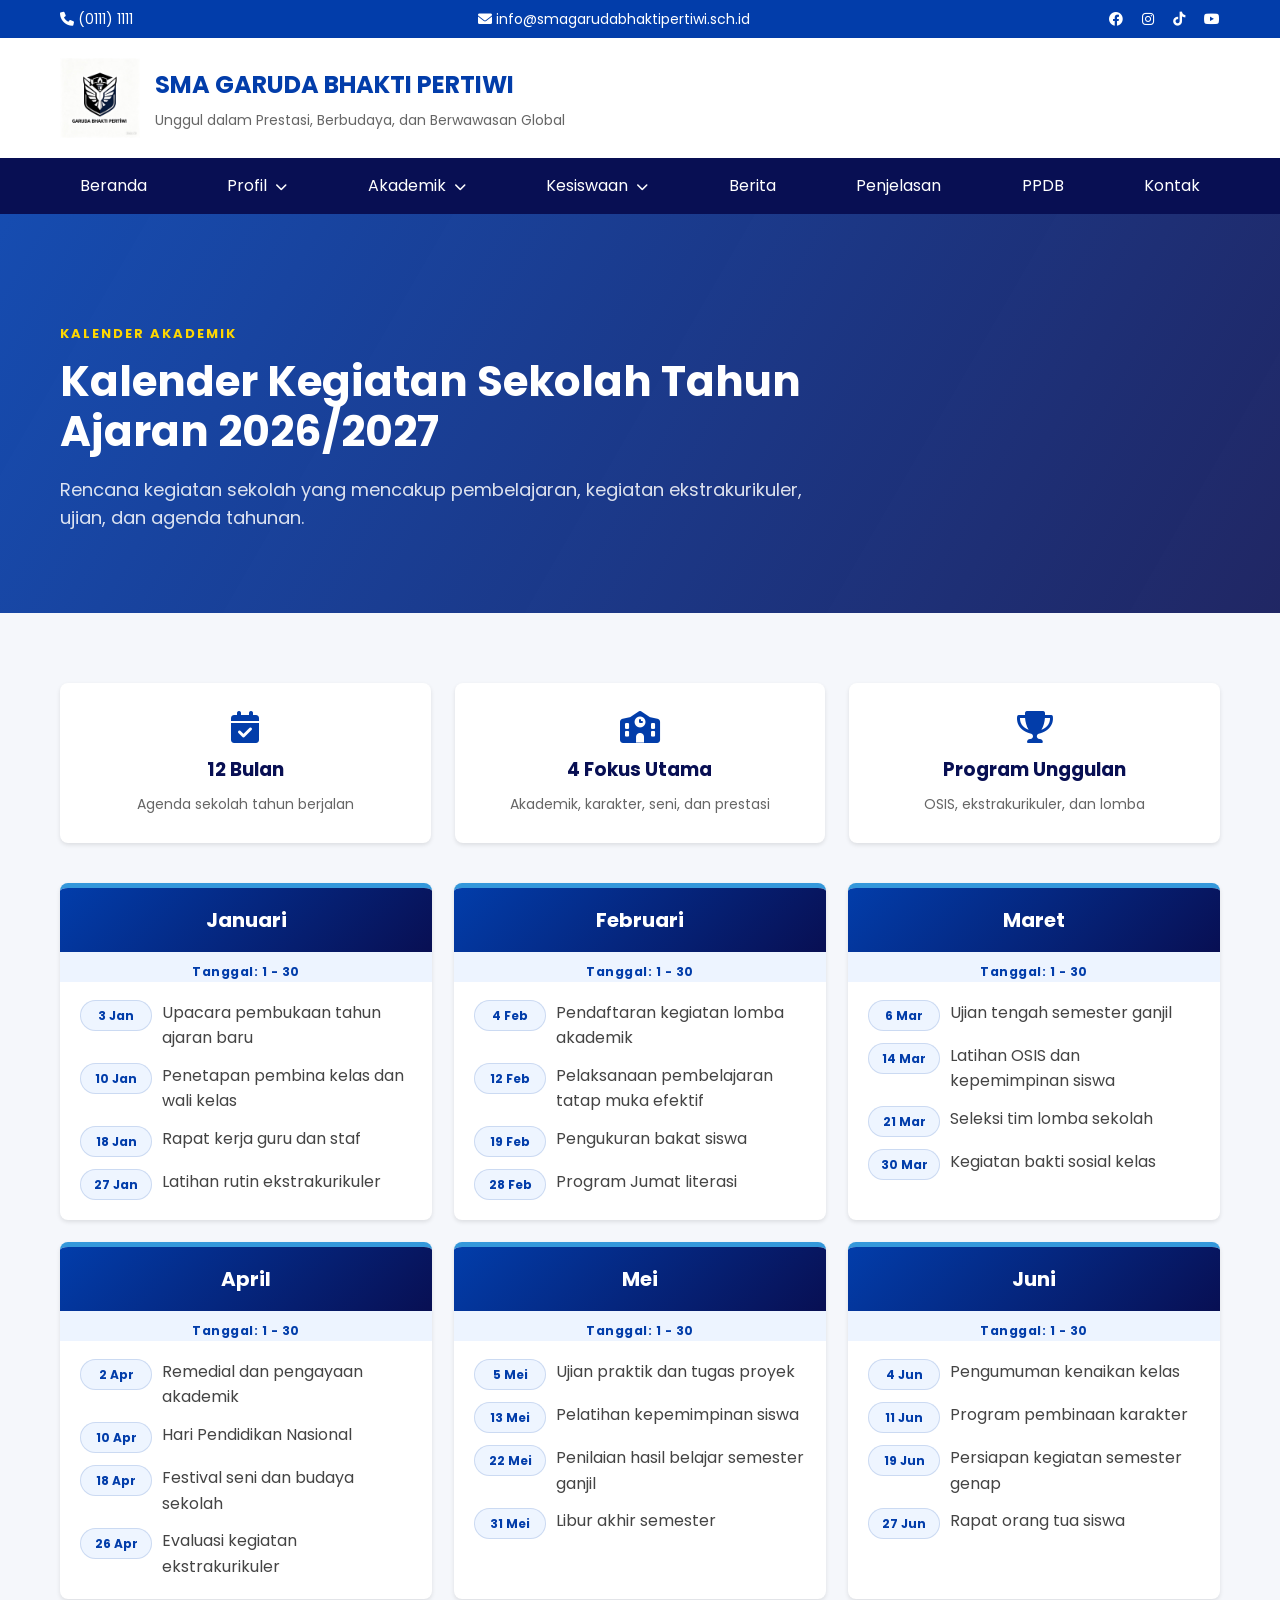
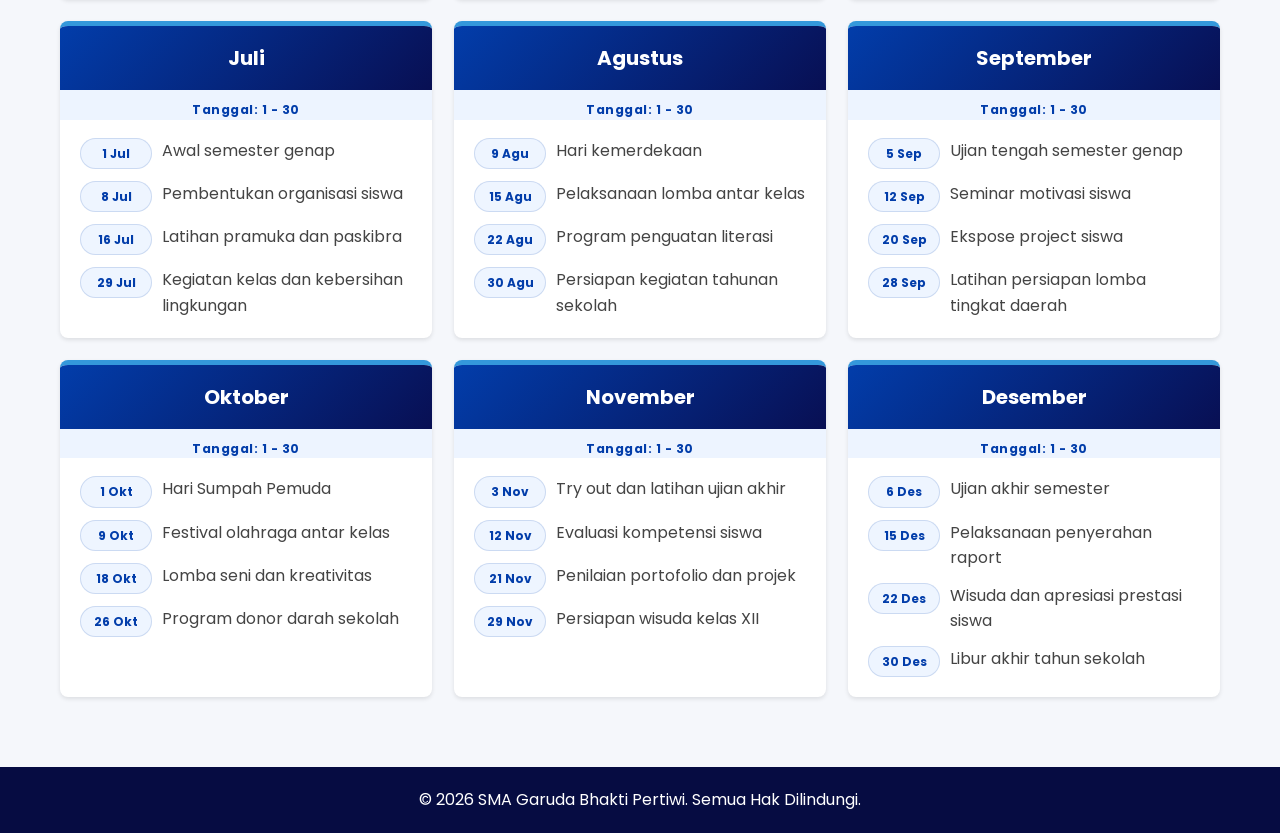
<file: kalender.html>
<!DOCTYPE html>
<html lang="id">
<head>
    <meta charset="UTF-8">
    <meta name="viewport" content="width=device-width, initial-scale=1.0">
    <title>Kalender Kegiatan Sekolah</title>
    <link rel="stylesheet" href="style.css">
    <link rel="stylesheet" href="https://cdnjs.cloudflare.com/ajax/libs/font-awesome/6.0.0/css/all.min.css">
    <link href="https://fonts.googleapis.com/css2?family=Poppins:wght@300;400;500;600;700&display=swap" rel="stylesheet">
</head>
<body>
    <div class="top-bar">
        <div class="container">
            <div class="top-bar-content">
                <span><i class="fas fa-phone"></i> (0111) 1111</span>
                <span><i class="fas fa-envelope"></i> info@smagarudabhaktipertiwi.sch.id</span>
                <div class="top-bar-links">
                    <a href="https://www.facebook.com/share/1AVpjNFxgV/"><i class="fab fa-facebook"></i></a>
                    <a href="https://www.instagram.com/garbhap_officialaccout?stkn=MWhzanh1djJnMWVqNw=="><i class="fab fa-instagram"></i></a>
                    <a href="tiktok.com/@garudabhaktipertiwi_offi"><i class="fab fa-tiktok"></i></a>
                    <a href="https://youtube.com/@garbhap?si=3cm5l-6-2D_oShLA"><i class="fab fa-youtube"></i></a>
                </div>
            </div>
        </div>
    </div>

    <header class="header">
        <div class="container">
            <div class="header-content">
                <div class="logo">
                    <img src="Garuda Bhakti Pertiwi.png" alt="Logo SMA Garuda Bhakti Pertiwi">
                    <div class="logo-text">
                        <h1>SMA GARUDA BHAKTI PERTIWI</h1>
                        <p>Unggul dalam Prestasi, Berbudaya, dan Berwawasan Global</p>
                    </div>
                </div>
                <button class="mobile-menu-btn" id="mobileMenuBtn">
                    <i class="fas fa-bars"></i>
                </button>
            </div>
        </div>
    </header>

    <nav class="navigation" id="mainNav">
        <div class="container">
            <ul class="nav-list">
                <li><a href="index.html">Beranda</a></li>
                <li class="dropdown">
                    <a href="#">Profil <i class="fas fa-chevron-down"></i></a>
                    <div class="dropdown-content">
                        <a href="sejarah.html">Sejarah</a>
                        <a href="visimisi.html">Visi & Misi</a>
                        <a href="strukturorganisasi.html">Struktur Organisasi</a>
                        <a href="gurustafftu.html">Guru & Staf</a>
                    </div>
                </li>
                <li class="dropdown">
                    <a href="#">Akademik <i class="fas fa-chevron-down"></i></a>
                    <div class="dropdown-content">
                        <a href="kurikulum.html">Kurikulum</a>
                        <a href="kalender.html" class="active">Kalender Akademik</a>
                        <a href="prestasi.html">Prestasi</a>
                    </div>
                </li>
                <li class="dropdown">
                    <a href="#">Kesiswaan <i class="fas fa-chevron-down"></i></a>
                    <div class="dropdown-content">
                        <a href="struktur osis.html">OSIS</a>
                        <a href="daftareskul.html">Ekstrakurikuler</a>
                        <a href="daftareskul.html">Organisasi</a>
                    </div>
                </li>
                <li><a href="berita.html">Berita</a></li>
                <li><a href="galeri.html">Penjelasan</a></li>
                <li><a href="PPDB.html">PPDB</a></li>
                <li><a href="https://wa.me/6289673968850">Kontak</a></li>
            </ul>
        </div>
    </nav>

    <main>
        <section class="calendar-hero">
            <div class="container">
                <div class="calendar-hero-content">
                    <p class="eyebrow">Kalender Akademik</p>
                    <h2>Kalender Kegiatan Sekolah Tahun Ajaran 2026/2027</h2>
                    <p>Rencana kegiatan sekolah yang mencakup pembelajaran, kegiatan ekstrakurikuler, ujian, dan agenda tahunan.</p>
                </div>
            </div>
        </section>

        <section class="calendar-section">
            <div class="container">
                <div class="calendar-summary">
                    <div class="summary-card">
                        <i class="fas fa-calendar-check"></i>
                        <h3>12 Bulan</h3>
                        <p>Agenda sekolah tahun berjalan</p>
                    </div>
                    <div class="summary-card">
                        <i class="fas fa-school"></i>
                        <h3>4 Fokus Utama</h3>
                        <p>Akademik, karakter, seni, dan prestasi</p>
                    </div>
                    <div class="summary-card">
                        <i class="fas fa-trophy"></i>
                        <h3>Program Unggulan</h3>
                        <p>OSIS, ekstrakurikuler, dan lomba</p>
                    </div>
                </div>

                <div class="calendar-grid">
                    <article class="month-card">
                        <div class="month-header">Januari</div>
                        <div class="month-range">Tanggal: 1 - 30</div>
                        <ul class="event-list">
                            <li><span class="event-date">3 Jan</span> Upacara pembukaan tahun ajaran baru</li>
                            <li><span class="event-date">10 Jan</span> Penetapan pembina kelas dan wali kelas</li>
                            <li><span class="event-date">18 Jan</span> Rapat kerja guru dan staf</li>
                            <li><span class="event-date">27 Jan</span> Latihan rutin ekstrakurikuler</li>
                        </ul>
                    </article>

                    <article class="month-card">
                        <div class="month-header">Februari</div>
                        <div class="month-range">Tanggal: 1 - 30</div>
                        <ul class="event-list">
                            <li><span class="event-date">4 Feb</span> Pendaftaran kegiatan lomba akademik</li>
                            <li><span class="event-date">12 Feb</span> Pelaksanaan pembelajaran tatap muka efektif</li>
                            <li><span class="event-date">19 Feb</span> Pengukuran bakat siswa</li>
                            <li><span class="event-date">28 Feb</span> Program Jumat literasi</li>
                        </ul>
                    </article>

                    <article class="month-card">
                        <div class="month-header">Maret</div>
                        <div class="month-range">Tanggal: 1 - 30</div>
                        <ul class="event-list">
                            <li><span class="event-date">6 Mar</span> Ujian tengah semester ganjil</li>
                            <li><span class="event-date">14 Mar</span> Latihan OSIS dan kepemimpinan siswa</li>
                            <li><span class="event-date">21 Mar</span> Seleksi tim lomba sekolah</li>
                            <li><span class="event-date">30 Mar</span> Kegiatan bakti sosial kelas</li>
                        </ul>
                    </article>

                    <article class="month-card">
                        <div class="month-header">April</div>
                        <div class="month-range">Tanggal: 1 - 30</div>
                        <ul class="event-list">
                            <li><span class="event-date">2 Apr</span> Remedial dan pengayaan akademik</li>
                            <li><span class="event-date">10 Apr</span> Hari Pendidikan Nasional</li>
                            <li><span class="event-date">18 Apr</span> Festival seni dan budaya sekolah</li>
                            <li><span class="event-date">26 Apr</span> Evaluasi kegiatan ekstrakurikuler</li>
                        </ul>
                    </article>

                    <article class="month-card">
                        <div class="month-header">Mei</div>
                        <div class="month-range">Tanggal: 1 - 30</div>
                        <ul class="event-list">
                            <li><span class="event-date">5 Mei</span> Ujian praktik dan tugas proyek</li>
                            <li><span class="event-date">13 Mei</span> Pelatihan kepemimpinan siswa</li>
                            <li><span class="event-date">22 Mei</span> Penilaian hasil belajar semester ganjil</li>
                            <li><span class="event-date">31 Mei</span> Libur akhir semester</li>
                        </ul>
                    </article>

                    <article class="month-card">
                        <div class="month-header">Juni</div>
                        <div class="month-range">Tanggal: 1 - 30</div>
                        <ul class="event-list">
                            <li><span class="event-date">4 Jun</span> Pengumuman kenaikan kelas</li>
                            <li><span class="event-date">11 Jun</span> Program pembinaan karakter</li>
                            <li><span class="event-date">19 Jun</span> Persiapan kegiatan semester genap</li>
                            <li><span class="event-date">27 Jun</span> Rapat orang tua siswa</li>
                        </ul>
                    </article>

                    <article class="month-card">
                        <div class="month-header">Juli</div>
                        <div class="month-range">Tanggal: 1 - 30</div>
                        <ul class="event-list">
                            <li><span class="event-date">1 Jul</span> Awal semester genap</li>
                            <li><span class="event-date">8 Jul</span> Pembentukan organisasi siswa</li>
                            <li><span class="event-date">16 Jul</span> Latihan pramuka dan paskibra</li>
                            <li><span class="event-date">29 Jul</span> Kegiatan kelas dan kebersihan lingkungan</li>
                        </ul>
                    </article>

                    <article class="month-card">
                        <div class="month-header">Agustus</div>
                        <div class="month-range">Tanggal: 1 - 30</div>
                        <ul class="event-list">
                            <li><span class="event-date">9 Agu</span> Hari kemerdekaan</li>
                            <li><span class="event-date">15 Agu</span> Pelaksanaan lomba antar kelas</li>
                            <li><span class="event-date">22 Agu</span> Program penguatan literasi</li>
                            <li><span class="event-date">30 Agu</span> Persiapan kegiatan tahunan sekolah</li>
                        </ul>
                    </article>

                    <article class="month-card">
                        <div class="month-header">September</div>
                        <div class="month-range">Tanggal: 1 - 30</div>
                        <ul class="event-list">
                            <li><span class="event-date">5 Sep</span> Ujian tengah semester genap</li>
                            <li><span class="event-date">12 Sep</span> Seminar motivasi siswa</li>
                            <li><span class="event-date">20 Sep</span> Ekspose project siswa</li>
                            <li><span class="event-date">28 Sep</span> Latihan persiapan lomba tingkat daerah</li>
                        </ul>
                    </article>

                    <article class="month-card">
                        <div class="month-header">Oktober</div>
                        <div class="month-range">Tanggal: 1 - 30</div>
                        <ul class="event-list">
                            <li><span class="event-date">1 Okt</span> Hari Sumpah Pemuda</li>
                            <li><span class="event-date">9 Okt</span> Festival olahraga antar kelas</li>
                            <li><span class="event-date">18 Okt</span> Lomba seni dan kreativitas</li>
                            <li><span class="event-date">26 Okt</span> Program donor darah sekolah</li>
                        </ul>
                    </article>

                    <article class="month-card">
                        <div class="month-header">November</div>
                        <div class="month-range">Tanggal: 1 - 30</div>
                        <ul class="event-list">
                            <li><span class="event-date">3 Nov</span> Try out dan latihan ujian akhir</li>
                            <li><span class="event-date">12 Nov</span> Evaluasi kompetensi siswa</li>
                            <li><span class="event-date">21 Nov</span> Penilaian portofolio dan projek</li>
                            <li><span class="event-date">29 Nov</span> Persiapan wisuda kelas XII</li>
                        </ul>
                    </article>

                    <article class="month-card">
                        <div class="month-header">Desember</div>
                        <div class="month-range">Tanggal: 1 - 30</div>
                        <ul class="event-list">
                            <li><span class="event-date">6 Des</span> Ujian akhir semester</li>
                            <li><span class="event-date">15 Des</span> Pelaksanaan penyerahan raport</li>
                            <li><span class="event-date">22 Des</span> Wisuda dan apresiasi prestasi siswa</li>
                            <li><span class="event-date">30 Des</span> Libur akhir tahun sekolah</li>
                        </ul>
                    </article>
                </div>
            </div>
        </section>
    </main>

    <footer class="footer">
        <div class="footer-bottom">
            <div class="container">
                <p>© 2026 SMA Garuda Bhakti Pertiwi. Semua Hak Dilindungi.</p>
            </div>
        </div>
    </footer>

    <script src="script.js"></script>
</body>
</html>
</file>
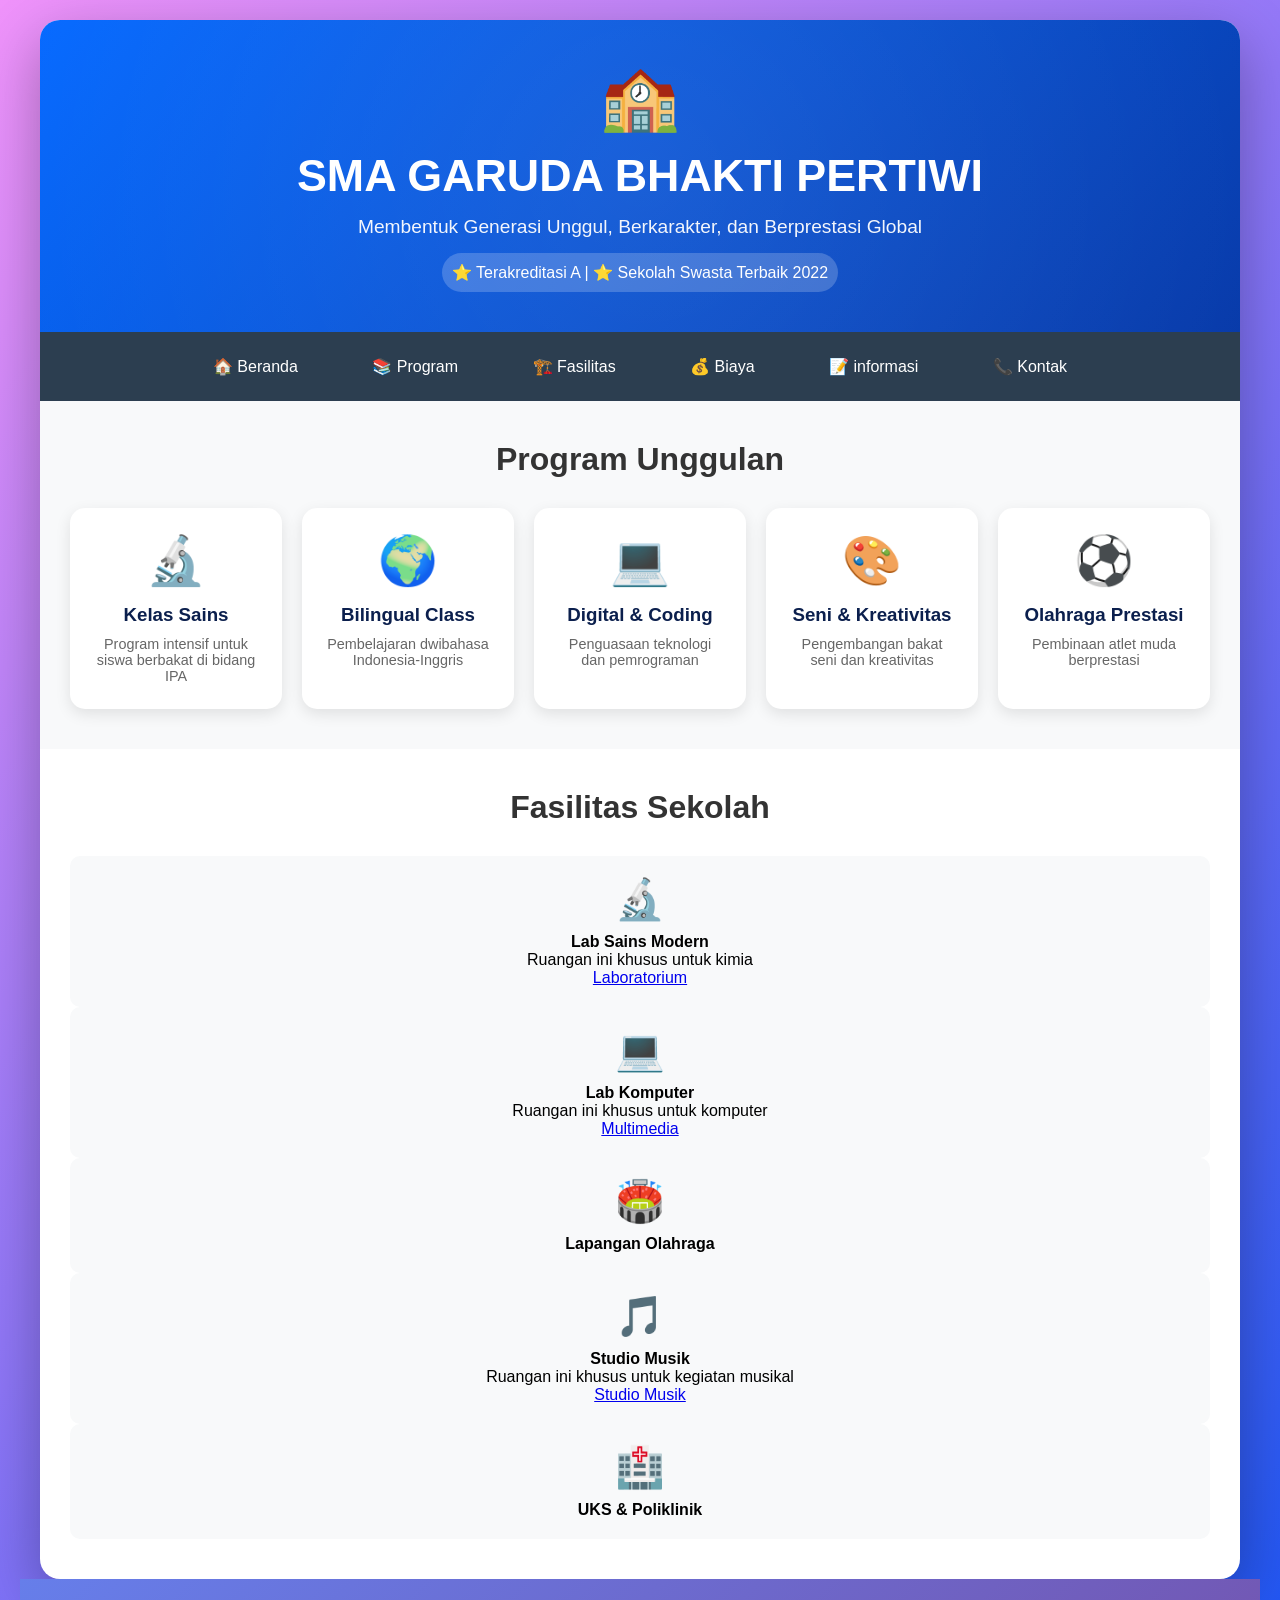
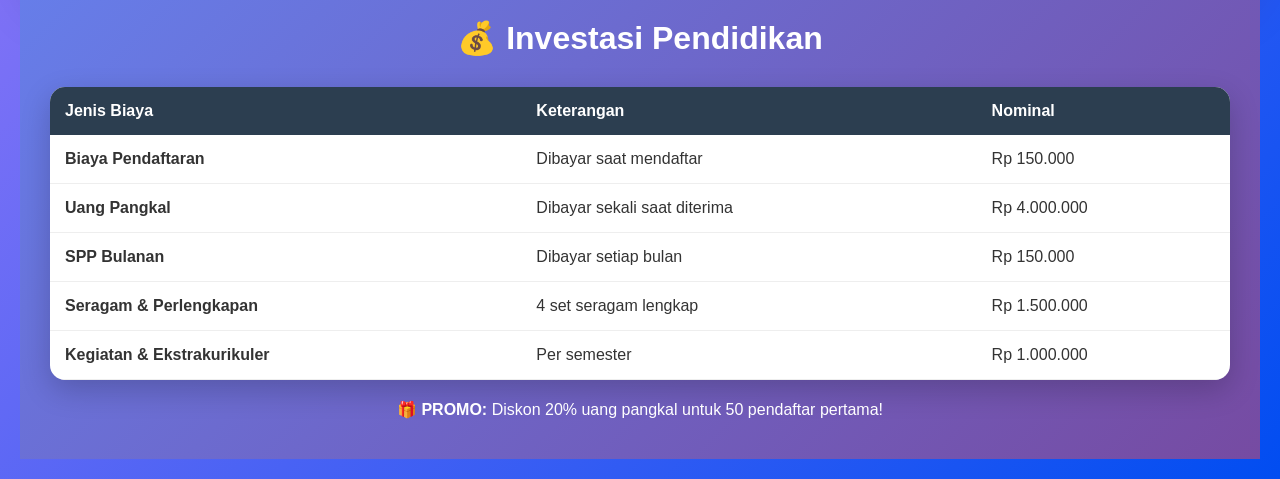
<file: PPDB.html>
<!DOCTYPE html>
<html lang="id">
<head>
    <meta charset="UTF-8">
    <meta name="viewport" content="width=device-width, initial-scale=1.0">
    <title>PPDB Online - SMA Garuda Bhakti Pertiwi</title>
    <style>
        * {
            margin: 0;
            padding: 0;
            box-sizing: border-box;
        }

        body {
            font-family: 'Segoe UI', Tahoma, Geneva, Verdana, sans-serif;
            background: linear-gradient(135deg, #f093fb  0%, #014df1 100%);
            min-height: 100vh;
            padding: 20px;
        }

        .container {
            max-width: 1200px;
            margin: 0 auto;
            background: white;
            border-radius: 20px;
            box-shadow: 0 20px 60px rgba(0,0,0,0.3);
            overflow: hidden;
        }

        /* Header */
        .header {
            background: linear-gradient(135deg, #0066ff 0%, #0135a7 100%);
            color: white;
            padding: 40px;
            text-align: center;
            position: relative;
            overflow: hidden;
        }

        .header::before {
            content: '';
            position: absolute;
            top: -50%;
            left: -50%;
            width: 200%;
            height: 200%;
            background: radial-gradient(circle, rgba(255,255,255,0.1) 0%, transparent 70%);
            animation: rotate 20s linear infinite;
        }

        @keyframes rotate {
            from { transform: rotate(0deg); }
            to { transform: rotate(360deg); }
        }

        .header h1 {
            font-size: 2.8em;
            margin-bottom: 15px;
            position: relative;
            z-index: 1;
        }

        .header .school-logo {
            font-size: 4em;
            margin-bottom: 15px;
            position: relative;
            z-index: 1;
        }

        .header p {
            font-size: 1.2em;
            opacity: 0.95;
            position: relative;
            z-index: 1;
        }

        .header .tagline {
            margin-top: 15px;
            padding: 10px;
            background: rgba(255,255,255,0.2);
            border-radius: 25px;
            display: inline-block;
            position: relative;
            z-index: 1;
        }

        /* Navigation */
        .navbar {
            background: #2c3e50;
            padding: 15px;
            text-align: center;
            position: sticky;
            top: 0;
            z-index: 100;
        }

        .navbar a {
            color: white;
            text-decoration: none;
            padding: 10px 25px;
            margin: 0 10px;
            border-radius: 5px;
            transition: all 0.3s;
            display: inline-block;
        }

        .navbar a:hover {
            background: #34495e;
            transform: translateY(-2px);
        }

        /* Program Unggulan */
        .program-section {
            padding: 40px 30px;
            background: #f8f9fa;
        }

        .program-section h2 {
            text-align: center;
            margin-bottom: 30px;
            color: #333;
            font-size: 2em;
        }

        .program-grid {
            display: grid;
            grid-template-columns: repeat(auto-fit, minmax(200px, 1fr));
            gap: 20px;
        }

        .program-card {
            background: white;
            border-radius: 15px;
            padding: 25px;
            text-align: center;
            box-shadow: 0 5px 15px rgba(0,0,0,0.1);
            transition: all 0.3s;
            cursor: pointer;
        }

        .program-card:hover {
            transform: translateY(-10px);
            box-shadow: 0 15px 30px rgba(0,0,0,0.2);
        }

        .program-card .icon {
            font-size: 3em;
            margin-bottom: 15px;
        }

        .program-card h3 {
            color: #0b1f4d;
            margin-bottom: 10px;
        }

        .program-card p {
            color: #666;
            font-size: 0.9em;
        }

        /* Fasilitas */
        .facility-section {
            padding: 40px 30px;
        }

        .facility-section h2 {
            text-align: center;
            margin-bottom: 30px;
            color: #333;
            font-size: 2em;
        }

        .facility-grid {
            display: grid;
            grid-template-columns: repeat(auto-fit, minmax(150px, 1fr));
            gap: 15px;
        }

        .facility-item {
            text-align: center;
            padding: 20px;
            background: #f8f9fa;
            border-radius: 10px;
            transition: all 0.3s;
        }

        .facility-item:hover {
            background: #f093fb;
            color: white;
            transform: scale(1.05);
        }

        .facility-item .icon {
            font-size: 2.5em;
            margin-bottom: 10px;
        }

        /* Biaya */
        .fee-section {
            padding: 40px 30px;
            background: linear-gradient(135deg, #667eea 0%, #764ba2 100%);
            color: white;
        }

        .fee-section h2 {
            text-align: center;
            margin-bottom: 30px;
            font-size: 2em;
        }

        .fee-table {
            background: white;
            border-radius: 15px;
            overflow: hidden;
            box-shadow: 0 10px 30px rgba(0,0,0,0.2);
        }

        .fee-table table {
            width: 100%;
            border-collapse: collapse;
        }

        .fee-table th {
            background: #2c3e50;
            color: white;
            padding: 15px;
            text-align: left;
        }

        .fee-table td {
            padding: 15px;
            border-bottom: 1px solid #eee;
            color: #333;
        }

        .fee-table tr:hover {
            background: #f8f9fa;
        }

        /* Form Section */
        .form-section {
            padding: 40px 30px;
            background: #ffffff;
        }

        .form-section h2 {
            text-align: center;
            margin-bottom: 30px;
            color: #333;
            font-size: 2em;
        }

        .form-group {
            margin-bottom: 20px;
        }

        .form-group label {
            display: block;
            margin-bottom: 8px;
            color: #555;
            font-weight: 600;
        }

        .form-group input,
        .form-group select,
        .form-group textarea {
            width: 100%;
            padding: 12px;
            border: 2px solid #ddd;
            border-radius: 8px;
            font-size: 16px;
            transition: border-color 0.3s;
        }

        .form-group input:focus,
        .form-group select:focus,
        .form-group textarea:focus {
            outline: none;
            border-color:#0b1f4d;
        }

        .form-row {
            display: grid;
            grid-template-columns: repeat(auto-fit, minmax(250px, 1fr));
            gap: 20px;
        }

        .btn-submit {
            background: linear-gradient(135deg, #f093fb 0%, #f5576c 100%);
            color: white;
            border: none;
            padding: 15px 40px;
            font-size: 18px;
            border-radius: 50px;
            cursor: pointer;
            transition: all 0.3s;
            display: block;
            margin: 30px auto 0;
            width: 100%;
            max-width: 300px;
        }

        .btn-submit:hover {
            transform: translateY(-2px);
            box-shadow: 0 10px 20px rgba(245, 87, 108, 0.4);
        }

        /* Timeline */
        .timeline {
            padding: 40px 30px;
            background: #f8f9fa;
        }

        .timeline h2 {
            text-align: center;
            margin-bottom: 30px;
            color: #333;
        }

        .timeline-item {
            display: flex;
            margin-bottom: 20px;
            align-items: center;
        }

        .timeline-date {
            background: #0b1f4d;
            color: white;
            padding: 10px 15px;
            border-radius: 20px;
            font-weight: bold;
            min-width: 150px;
            text-align: center;
        }

        .timeline-content {
            margin-left: 20px;
            flex: 1;
        }

        .timeline-content h4 {
            color: #333;
            margin-bottom: 5px;
        }

        .timeline-content p {
            color: #666;
        }

        /* Testimoni */
        .testimonial-section {
            padding: 40px 30px;
            background: white;
        }

        .testimonial-section h2 {
            text-align: center;
            margin-bottom: 30px;
            color: #333;
        }

        .testimonial-grid {
            display: grid;
            grid-template-columns: repeat(auto-fit, minmax(300px, 1fr));
            gap: 20px;
        }

        .testimonial-card {
            background: #f8f9fa;
            border-radius: 15px;
            padding: 25px;
            box-shadow: 0 5px 15px rgba(0,0,0,0.1);
        }

        .testimonial-card .quote {
            font-size: 2em;
            color: #0b1f4d;
            margin-bottom: 10px;
        }

        .testimonial-card .author {
            margin-top: 15px;
            font-weight: bold;
            color: #333;
        }

        .testimonial-card .role {
            color: #666;
            font-size: 0.9em;
        }

        /* Footer */
        .footer {
            background: #2c3e50;
            color: white;
            text-align: center;
            padding: 30px;
        }

        .footer .social-links {
            margin: 20px 0;
        }

        .footer .social-links a {
            color: white;
            text-decoration: none;
            margin: 0 15px;
            font-size: 1.5em;
            transition: color 0.3s;
        }

        .footer .social-links a:hover {
            color:  #0b1f4d;
        }

        /* Alert */
        .alert {
            padding: 15px;
            border-radius: 8px;
            margin-bottom: 20px;
            display: none;
        }

        .alert-success {
            background: #d4edda;
            color: #155724;
            border: 1px solid #c3e6cb;
        }

        /* Modal */
        .modal {
            display: none;
            position: fixed;
            z-index: 1000;
            left: 0;
            top: 0;
            width: 100%;
            height: 100%;
            background-color: rgba(0,0,0,0.5);
            animation: fadeIn 0.3s;
        }

        @keyframes fadeIn {
            from { opacity: 0; }
            to { opacity: 1; }
        }

        .modal-content {
            background: white;
            margin: 5% auto;
            padding: 30px;
            border-radius: 15px;
            width: 90%;
            max-width: 500px;
            position: relative;
            animation: slideIn 0.3s;
        }

        @keyframes slideIn {
            from { transform: translateY(-50px); opacity: 0; }
            to { transform: translateY(0); opacity: 1; }
        }

        .close {
            position: absolute;
            right: 20px;
            top: 10px;
            font-size: 30px;
            cursor: pointer;
            color: #666;
        }

        .close:hover {
            color: #f5576c;
        }

        @media (max-width: 768px) {
            .header h1 {
                font-size: 2em;
            }
            
            .navbar a {
                display: block;
                margin: 5px 0;
            }
            
            .timeline-item {
                flex-direction: column;
                text-align: center;
            }
            
            .timeline-content {
                margin-left: 0;
                margin-top: 10px;
            }
        }
    </style>
</head>
<body>
    <div class="container">
        <!-- Header -->
        <div class="header">
            <div class="school-logo">🏫</div>
            <h1>SMA GARUDA BHAKTI PERTIWI</h1>
            <p>Membentuk Generasi Unggul, Berkarakter, dan Berprestasi Global</p>
            <div class="tagline">⭐ Terakreditasi A | ⭐ Sekolah Swasta Terbaik 2022</div>
        </div>

        <!-- Navigation -->
        <nav class="navbar">
            <a href="#beranda">🏠 Beranda</a>
            <a href="#program">📚 Program</a>
            <a href="#fasilitas">🏗️ Fasilitas</a>
            <a href="#biaya">💰 Biaya</a>
            <a href="#pendaftaran">📝 informasi</a>
            <a href="https://wa.me/6289673968850">📞 Kontak</a>
        </nav>

        <!-- Program Unggulan -->
        <div class="program-section" id="program">
            <h2>Program Unggulan</h2>
            <div class="program-grid">
                <div class="program-card" onclick="showModal('program1')">
                    <div class="icon">🔬</div>
                    <h3>Kelas Sains</h3>
                    <p>Program intensif untuk siswa berbakat di bidang IPA</p>
                </div>
                <div class="program-card" onclick="showModal('program2')">
                    <div class="icon">🌍</div>
                    <h3>Bilingual Class</h3>
                    <p>Pembelajaran dwibahasa Indonesia-Inggris</p>
                </div>
                <div class="program-card" onclick="showModal('program3')">
                    <div class="icon">💻</div>
                    <h3>Digital & Coding</h3>
                    <p>Penguasaan teknologi dan pemrograman</p>
                </div>
                <div class="program-card" onclick="showModal('program4')">
                    <div class="icon">🎨</div>
                    <h3>Seni & Kreativitas</h3>
                    <p>Pengembangan bakat seni dan kreativitas</p>
                </div>
                <div class="program-card" onclick="showModal('program5')">
                    <div class="icon">⚽</div>
                    <h3>Olahraga Prestasi</h3>
                    <p>Pembinaan atlet muda berprestasi</p>
                </div>
            </div>
        </div>

        <!-- Fasilitas -->
        <div class="facility-section" id="fasilitas">
            <h2>Fasilitas Sekolah</h2>
            <div class="facility-grid">
                </div>
                <div class="facility-item">
                    <div class="icon">🔬</div>
                    <h4>Lab Sains Modern</h4>
                   <p>Ruangan ini khusus untuk kimia</p>
                   <a href="Lab IPA.png">Laboratorium</a>
                </div>
                <div class="facility-item">
                    <div class="icon">💻</div>
                    <h4>Lab Komputer</h4>
                    <p>Ruangan ini khusus untuk komputer</p>
                    <a href="Lab Multimedia.png">Multimedia</a>
                </div>
                <div class="facility-item">
                    <div class="icon">🏟️</div>
                    <h4>Lapangan Olahraga</h4>
                </div>
                <div class="facility-item">
                    <div class="icon">🎵</div>
                    <h4>Studio Musik</h4>
                    <p>Ruangan ini khusus untuk kegiatan musikal</p>
                    <a href="the arjuna.png">Studio Musik</a>
                </div>
                <div class="facility-item">
                    <div class="icon">🏥</div>
                    <h4>UKS & Poliklinik</h4>
                </div>
            </div>
        </div>

        <!-- Biaya Pendidikan -->
        <div class="fee-section" id="biaya">
            <h2>💰 Investasi Pendidikan</h2>
            <div class="fee-table">
                <table>
                    <thead>
                        <tr>
                            <th>Jenis Biaya</th>
                            <th>Keterangan</th>
                            <th>Nominal</th>
                        </tr>
                    </thead>
                    <tbody>
                        <tr>
                            <td><strong>Biaya Pendaftaran</strong></td>
                            <td>Dibayar saat mendaftar</td>
                            <td>Rp 150.000</td>
                        </tr>
                        <tr>
                            <td><strong>Uang Pangkal</strong></td>
                            <td>Dibayar sekali saat diterima</td>
                            <td>Rp 4.000.000</td>
                        </tr>
                        <tr>
                            <td><strong>SPP Bulanan</strong></td>
                            <td>Dibayar setiap bulan</td>
                            <td>Rp 150.000</td>
                        </tr>
                        <tr>
                            <td><strong>Seragam & Perlengkapan</strong></td>
                            <td>4 set seragam lengkap</td>
                            <td>Rp 1.500.000</td>
                        </tr>
                        <tr>
                            <td><strong>Kegiatan & Ekstrakurikuler</strong></td>
                            <td>Per semester</td>
                            <td>Rp 1.000.000</td>
                        </tr>
                    </tbody>
                </table>
            </div>
            <p style="text-align: center; margin-top: 20px;">
                🎁 <strong>PROMO:</strong> Diskon 20% uang pangkal untuk 50 pendaftar pertama!
            </p>
        </div>
</file>
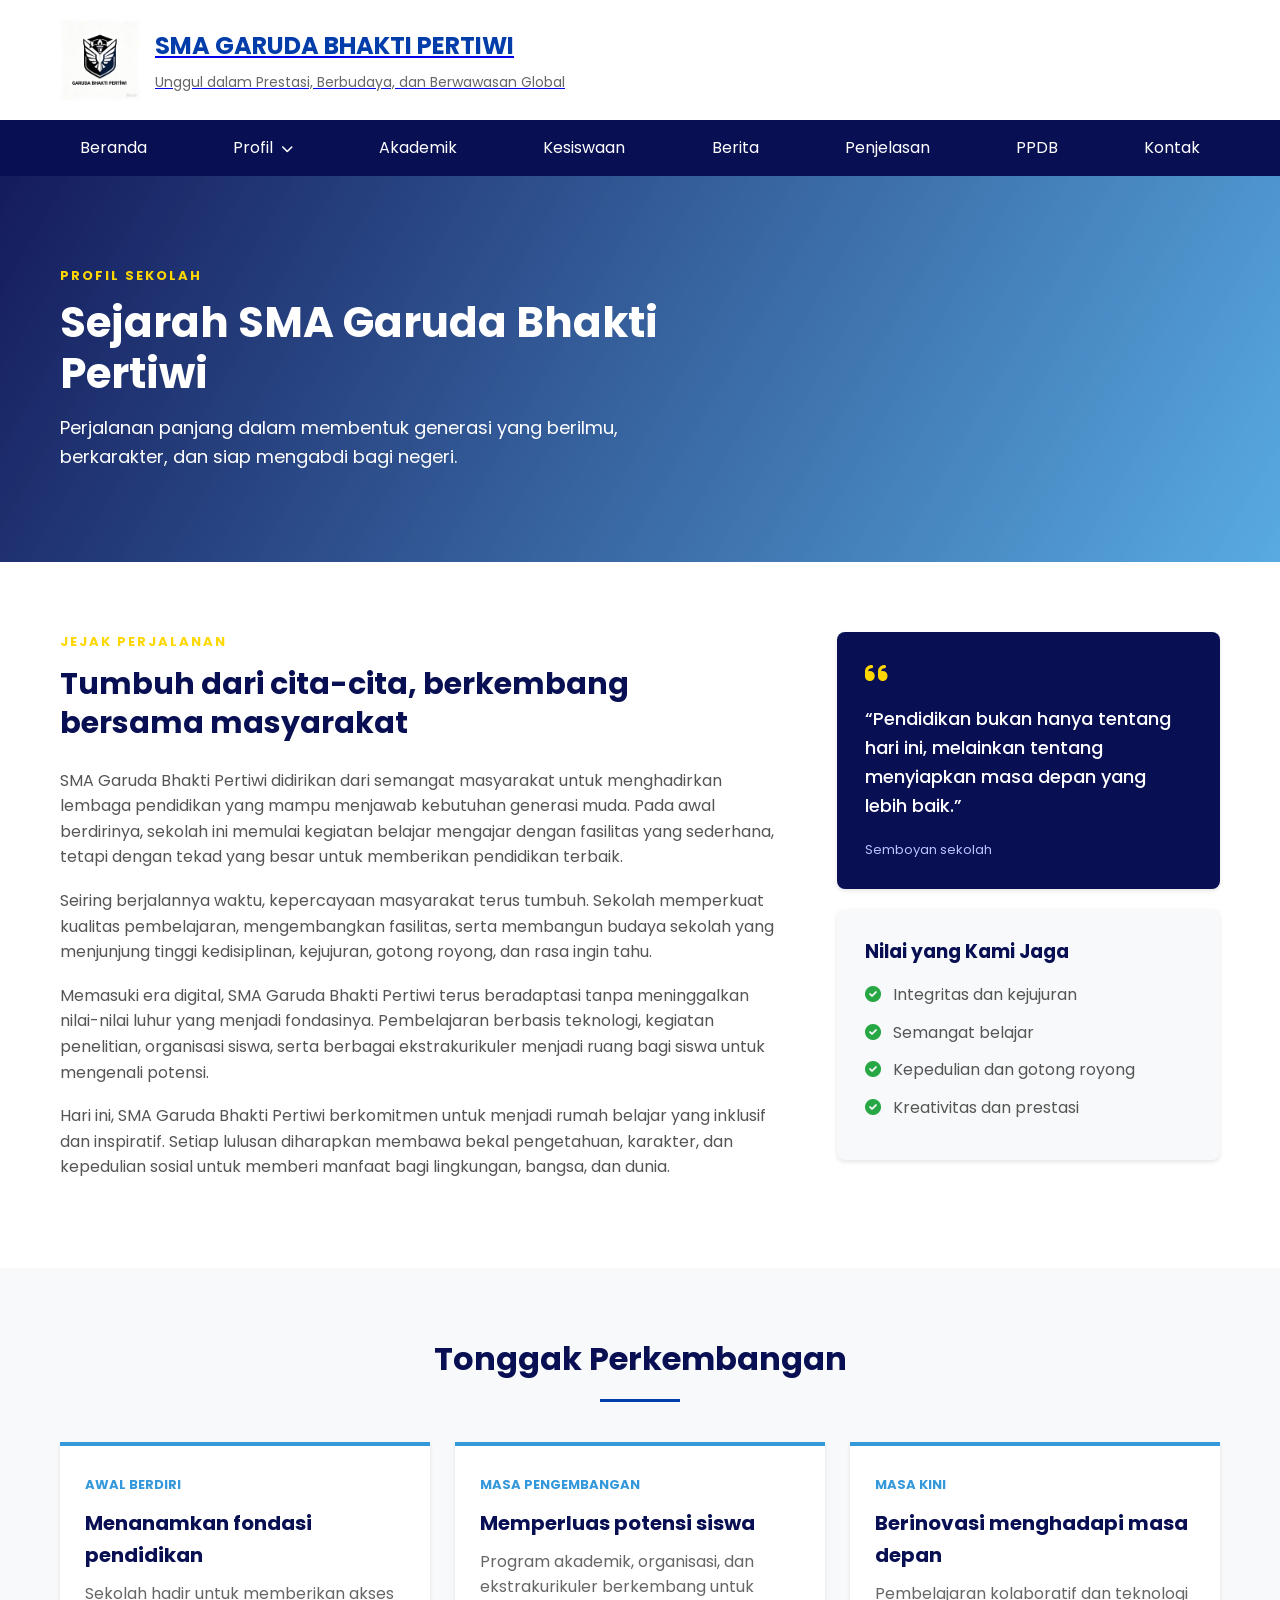
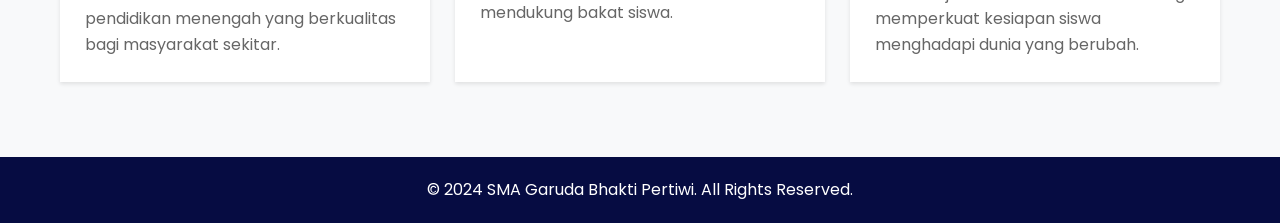
<file: sejarah.html>
<!DOCTYPE html>
<html lang="id">
<head>
	<meta charset="UTF-8">
	<meta name="viewport" content="width=device-width, initial-scale=1.0">
	<title>Sejarah Sekolah | SMA Garuda Bhakti Pertiwi</title>
	<link rel="stylesheet" href="style.css">
	<link rel="stylesheet" href="https://cdnjs.cloudflare.com/ajax/libs/font-awesome/6.0.0/css/all.min.css">
	<link href="https://fonts.googleapis.com/css2?family=Poppins:wght@300;400;500;600;700&display=swap" rel="stylesheet">
</head>
<body>
	<header class="header"><div class="container"><div class="header-content">
		<a class="logo" href="index.html"><img src="Garuda Bhakti Pertiwi.png" alt="Logo SMA Garuda Bhakti Pertiwi"><div class="logo-text"><h1>SMA GARUDA BHAKTI PERTIWI</h1><p>Unggul dalam Prestasi, Berbudaya, dan Berwawasan Global</p></div></a>
		<button class="mobile-menu-btn" id="mobileMenuBtn" aria-label="Buka menu"><i class="fas fa-bars"></i></button>
	</div></div></header>
	<nav class="navigation"><div class="container"><ul class="nav-list">
		<li><a href="index.html">Beranda</a></li>
		<li class="dropdown"><a href="#">Profil <i class="fas fa-chevron-down"></i></a><div class="dropdown-content"><a href="sejarah.html" class="active">Sejarah</a><a href="visimisi.html">Visi &amp; Misi</a><a href="strukturorganisasi.html">Struktur Organisasi</a><a href="gurustafftu.html">Guru &amp; Staf</a></div></li>
		<li><a href="berita.html">Akademik</a></li><li><a href="strukturorganisasi.html">Kesiswaan</a></li><li><a href="berita.html">Berita</a></li><li><a href="galeri.html">Penjelasan</a></li><li><a href="ppdb.html">PPDB</a></li><li><a href="https://wa.me/6289673968850">Kontak</a></li>
	</ul></div></nav>
	<main>
		<section class="history-hero"><div class="container"><p class="eyebrow">Profil Sekolah</p><h2>Sejarah SMA Garuda Bhakti Pertiwi</h2><p>Perjalanan panjang dalam membentuk generasi yang berilmu, berkarakter, dan siap mengabdi bagi negeri.</p></div></section>
		<section class="history-content"><div class="container history-layout"><article class="history-article"><p class="eyebrow">Jejak Perjalanan</p><h2>Tumbuh dari cita-cita, berkembang bersama masyarakat</h2>
			<p>SMA Garuda Bhakti Pertiwi didirikan dari semangat masyarakat untuk menghadirkan lembaga pendidikan yang mampu menjawab kebutuhan generasi muda. Pada awal berdirinya, sekolah ini memulai kegiatan belajar mengajar dengan fasilitas yang sederhana, tetapi dengan tekad yang besar untuk memberikan pendidikan terbaik.</p>
			<p>Seiring berjalannya waktu, kepercayaan masyarakat terus tumbuh. Sekolah memperkuat kualitas pembelajaran, mengembangkan fasilitas, serta membangun budaya sekolah yang menjunjung tinggi kedisiplinan, kejujuran, gotong royong, dan rasa ingin tahu.</p>
			<p>Memasuki era digital, SMA Garuda Bhakti Pertiwi terus beradaptasi tanpa meninggalkan nilai-nilai luhur yang menjadi fondasinya. Pembelajaran berbasis teknologi, kegiatan penelitian, organisasi siswa, serta berbagai ekstrakurikuler menjadi ruang bagi siswa untuk mengenali potensi.</p>
			<p>Hari ini, SMA Garuda Bhakti Pertiwi berkomitmen untuk menjadi rumah belajar yang inklusif dan inspiratif. Setiap lulusan diharapkan membawa bekal pengetahuan, karakter, dan kepedulian sosial untuk memberi manfaat bagi lingkungan, bangsa, dan dunia.</p>
		</article><aside class="history-aside"><div class="history-quote"><i class="fas fa-quote-left"></i><p>“Pendidikan bukan hanya tentang hari ini, melainkan tentang menyiapkan masa depan yang lebih baik.”</p><span>Semboyan sekolah</span></div><div class="history-facts"><h3>Nilai yang Kami Jaga</h3><ul><li><i class="fas fa-check-circle"></i> Integritas dan kejujuran</li><li><i class="fas fa-check-circle"></i> Semangat belajar</li><li><i class="fas fa-check-circle"></i> Kepedulian dan gotong royong</li><li><i class="fas fa-check-circle"></i> Kreativitas dan prestasi</li></ul></div></aside></div></section>
		<section class="history-timeline"><div class="container"><h2 class="section-title">Tonggak Perkembangan</h2><div class="timeline-grid"><div class="timeline-item"><span>Awal Berdiri</span><h3>Menanamkan fondasi pendidikan</h3><p>Sekolah hadir untuk memberikan akses pendidikan menengah yang berkualitas bagi masyarakat sekitar.</p></div><div class="timeline-item"><span>Masa Pengembangan</span><h3>Memperluas potensi siswa</h3><p>Program akademik, organisasi, dan ekstrakurikuler berkembang untuk mendukung bakat siswa.</p></div><div class="timeline-item"><span>Masa Kini</span><h3>Berinovasi menghadapi masa depan</h3><p>Pembelajaran kolaboratif dan teknologi memperkuat kesiapan siswa menghadapi dunia yang berubah.</p></div></div></div></section>
	</main>
	<footer class="footer"><div class="footer-bottom"><div class="container"><p>&copy; 2024 SMA Garuda Bhakti Pertiwi. All Rights Reserved.</p></div></div></footer>
	<script src="script.js"></script>
</body>
</html>
</file>
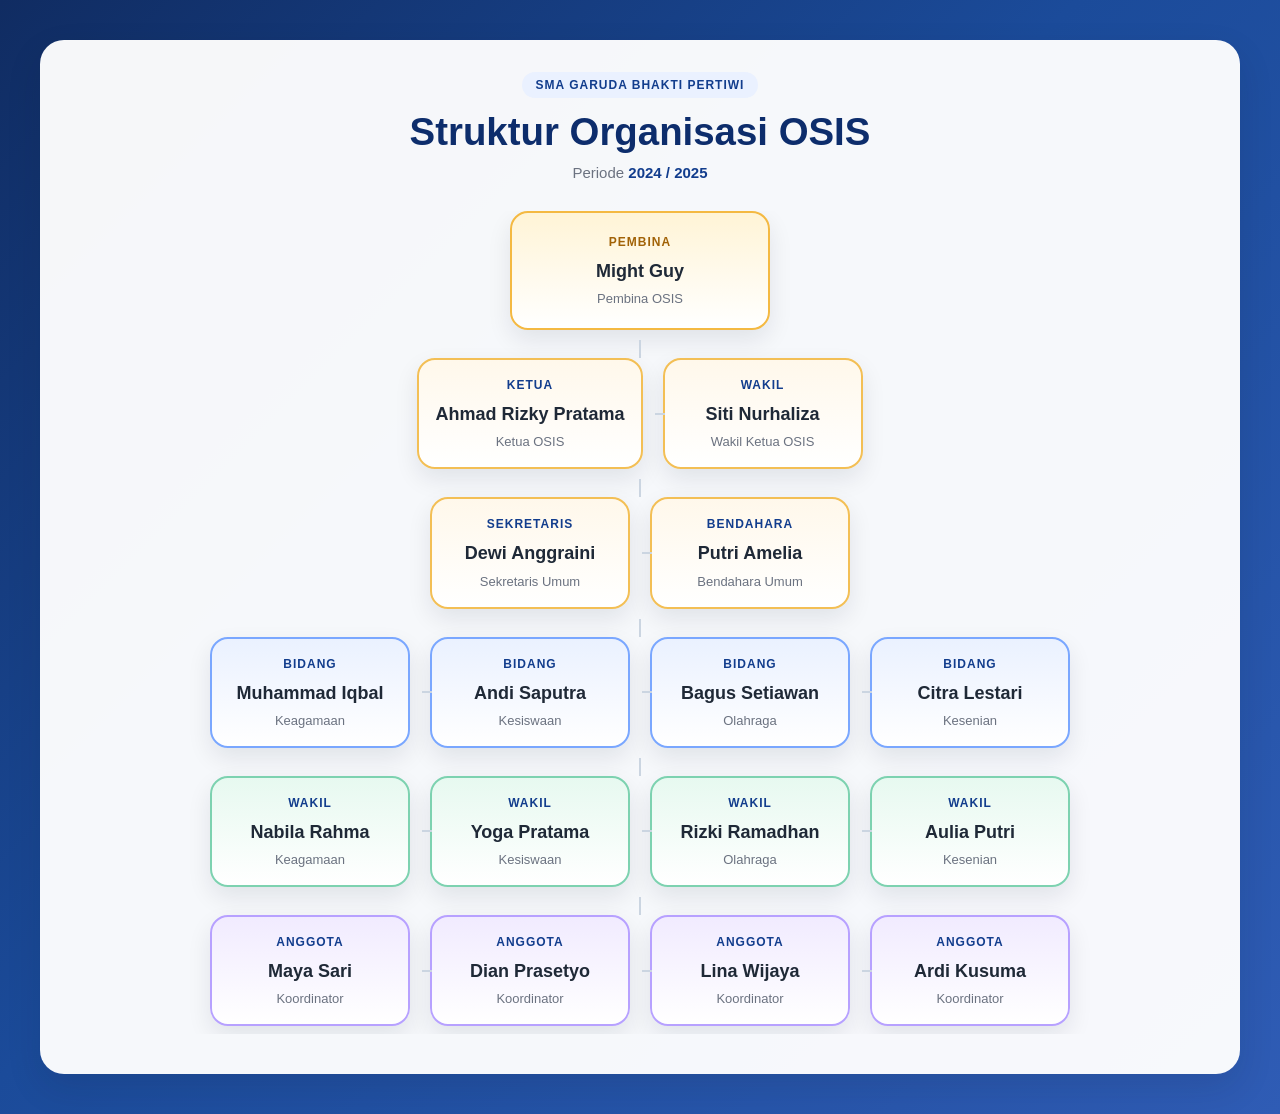
<file: struktur osis.html>
<!DOCTYPE html>
<html lang="id">
<head>
    <meta charset="UTF-8">
    <meta name="viewport" content="width=device-width, initial-scale=1.0">
    <title>Struktur Organisasi OSIS</title>
    <style>
        :root {
            --primary: #123d8d;
            --primary-dark: #0d2d6c;
            --primary-soft: #eaf1ff;
            --accent: #f4b942;
            --accent-soft: #fff4d6;
            --green: #1e9d6a;
            --green-soft: #e7f9f0;
            --purple: #7d5ce2;
            --purple-soft: #f1ebff;
            --text: #1f2937;
            --muted: #6b7280;
            --line: #cbd5e1;
            --white: #ffffff;
            --shadow: 0 14px 35px rgba(16, 24, 40, 0.12);
        }

        * {
            box-sizing: border-box;
            margin: 0;
            padding: 0;
            font-family: 'Segoe UI', Tahoma, sans-serif;
        }

        body {
            background: linear-gradient(135deg, #102c62 0%, #1b4b9a 45%, #2f5cb5 100%);
            min-height: 100vh;
            padding: 40px 20px;
            color: var(--text);
        }

        .container {
            max-width: 1200px;
            margin: 0 auto;
            background: rgba(255, 255, 255, 0.96);
            border-radius: 24px;
            box-shadow: var(--shadow);
            padding: 32px 20px 40px;
        }

        .header {
            text-align: center;
            margin-bottom: 28px;
        }

        .header .eyebrow {
            display: inline-block;
            background: var(--primary-soft);
            color: var(--primary);
            padding: 6px 14px;
            border-radius: 999px;
            font-weight: 700;
            letter-spacing: 1px;
            text-transform: uppercase;
            font-size: 12px;
            margin-bottom: 12px;
        }

        h1 {
            font-size: clamp(28px, 3vw, 42px);
            color: var(--primary-dark);
            margin-bottom: 10px;
        }

        .subtitle {
            font-size: 15px;
            color: var(--muted);
        }

        .subtitle strong {
            color: var(--primary);
        }

        .org-chart {
            display: flex;
            flex-direction: column;
            align-items: center;
            gap: 28px;
            margin-top: 30px;
            overflow-x: auto;
            padding-bottom: 8px;
        }

        .level {
            display: flex;
            justify-content: center;
            width: 100%;
            position: relative;
        }

        .level::before {
            content: "";
            position: absolute;
            top: -18px;
            left: 50%;
            width: 2px;
            height: 18px;
            background: var(--line);
            transform: translateX(-50%);
        }

        .level:first-child::before {
            display: none;
        }

        .branch {
            display: flex;
            justify-content: center;
            align-items: stretch;
            gap: 20px;
            position: relative;
            flex-wrap: wrap;
        }

        .branch::before {
            content: "";
            position: absolute;
            top: -18px;
            left: 50%;
            width: 2px;
            height: 18px;
            background: var(--line);
            transform: translateX(-50%);
        }

        .node {
            position: relative;
            min-width: 200px;
            max-width: 240px;
            background: var(--white);
            border-radius: 18px;
            box-shadow: 0 10px 25px rgba(15, 23, 42, 0.09);
            border: 2px solid transparent;
            padding: 18px 16px;
            text-align: center;
            transition: transform 0.2s ease, box-shadow 0.2s ease;
        }

        .node:hover {
            transform: translateY(-2px);
            box-shadow: 0 12px 28px rgba(15, 23, 42, 0.14);
        }

        .node .label {
            font-size: 12px;
            font-weight: 700;
            letter-spacing: 1px;
            text-transform: uppercase;
            margin-bottom: 10px;
            color: var(--primary);
        }

        .node .name {
            font-size: 18px;
            font-weight: 700;
            line-height: 1.4;
            color: var(--text);
        }

        .node .role {
            display: block;
            margin-top: 7px;
            font-size: 13px;
            color: var(--muted);
        }

        .node.leader {
            background: linear-gradient(180deg, var(--accent-soft), #fff);
            border-color: var(--accent);
            min-width: 260px;
            padding: 22px 18px;
        }

        .node.leader .label {
            color: #a16207;
        }

        .node.inti {
            background: linear-gradient(180deg, #fff8eb, #fff);
            border-color: #f3bf55;
        }

        .node.pengurus {
            background: linear-gradient(180deg, var(--primary-soft), #fff);
            border-color: #7aa7ff;
        }

        .node.bidang {
            background: linear-gradient(180deg, var(--green-soft), #fff);
            border-color: #7dd2b0;
        }

        .node.anggota {
            background: linear-gradient(180deg, var(--purple-soft), #fff);
            border-color: #b7a1ff;
        }

        .node + .node::before {
            content: "";
            position: absolute;
            left: -10px;
            top: 50%;
            width: 10px;
            height: 2px;
            background: var(--line);
            transform: translateY(-50%);
        }

        @media (max-width: 768px) {
            .container {
                padding: 24px 14px 28px;
            }

            .node {
                min-width: 176px;
                max-width: 200px;
            }

            .node.leader {
                min-width: 220px;
            }

            .node .name {
                font-size: 16px;
            }
        }
    </style>
</head>
<body>
    <div class="container">
        <div class="header">
            <div class="eyebrow">SMA Garuda Bhakti Pertiwi</div>
            <h1>Struktur Organisasi OSIS</h1>
            <p class="subtitle">Periode <strong>2024 / 2025</strong></p>
        </div>

        <div class="org-chart">
            <div class="level">
                <div class="node leader">
                    <div class="label">Pembina</div>
                    <div class="name">Might Guy</div>
                    <span class="role">Pembina OSIS</span>
                </div>
            </div>

            <div class="level">
                <div class="branch">
                    <div class="node inti">
                        <div class="label">Ketua</div>
                        <div class="name">Ahmad Rizky Pratama</div>
                        <span class="role">Ketua OSIS</span>
                    </div>
                    <div class="node inti">
                        <div class="label">Wakil</div>
                        <div class="name">Siti Nurhaliza</div>
                        <span class="role">Wakil Ketua OSIS</span>
                    </div>
                </div>
            </div>

            <div class="level">
                <div class="branch">
                    <div class="node inti">
                        <div class="label">Sekretaris</div>
                        <div class="name">Dewi Anggraini</div>
                        <span class="role">Sekretaris Umum</span>
                    </div>
                    <div class="node inti">
                        <div class="label">Bendahara</div>
                        <div class="name">Putri Amelia</div>
                        <span class="role">Bendahara Umum</span>
                    </div>
                </div>
            </div>

            <div class="level">
                <div class="branch">
                    <div class="node pengurus">
                        <div class="label">Bidang</div>
                        <div class="name">Muhammad Iqbal</div>
                        <span class="role">Keagamaan</span>
                    </div>
                    <div class="node pengurus">
                        <div class="label">Bidang</div>
                        <div class="name">Andi Saputra</div>
                        <span class="role">Kesiswaan</span>
                    </div>
                    <div class="node pengurus">
                        <div class="label">Bidang</div>
                        <div class="name">Bagus Setiawan</div>
                        <span class="role">Olahraga</span>
                    </div>
                    <div class="node pengurus">
                        <div class="label">Bidang</div>
                        <div class="name">Citra Lestari</div>
                        <span class="role">Kesenian</span>
                    </div>
                </div>
            </div>

            <div class="level">
                <div class="branch">
                    <div class="node bidang">
                        <div class="label">Wakil</div>
                        <div class="name">Nabila Rahma</div>
                        <span class="role">Keagamaan</span>
                    </div>
                    <div class="node bidang">
                        <div class="label">Wakil</div>
                        <div class="name">Yoga Pratama</div>
                        <span class="role">Kesiswaan</span>
                    </div>
                    <div class="node bidang">
                        <div class="label">Wakil</div>
                        <div class="name">Rizki Ramadhan</div>
                        <span class="role">Olahraga</span>
                    </div>
                    <div class="node bidang">
                        <div class="label">Wakil</div>
                        <div class="name">Aulia Putri</div>
                        <span class="role">Kesenian</span>
                    </div>
                </div>
            </div>

            <div class="level">
                <div class="branch">
                    <div class="node anggota">
                        <div class="label">Anggota</div>
                        <div class="name">Maya Sari</div>
                        <span class="role">Koordinator</span>
                    </div>
                    <div class="node anggota">
                        <div class="label">Anggota</div>
                        <div class="name">Dian Prasetyo</div>
                        <span class="role">Koordinator</span>
                    </div>
                    <div class="node anggota">
                        <div class="label">Anggota</div>
                        <div class="name">Lina Wijaya</div>
                        <span class="role">Koordinator</span>
                    </div>
                    <div class="node anggota">
                        <div class="label">Anggota</div>
                        <div class="name">Ardi Kusuma</div>
                        <span class="role">Koordinator</span>
                    </div>
                </div>
            </div>
        </div>
    </div>
</body>
</html>
</file>
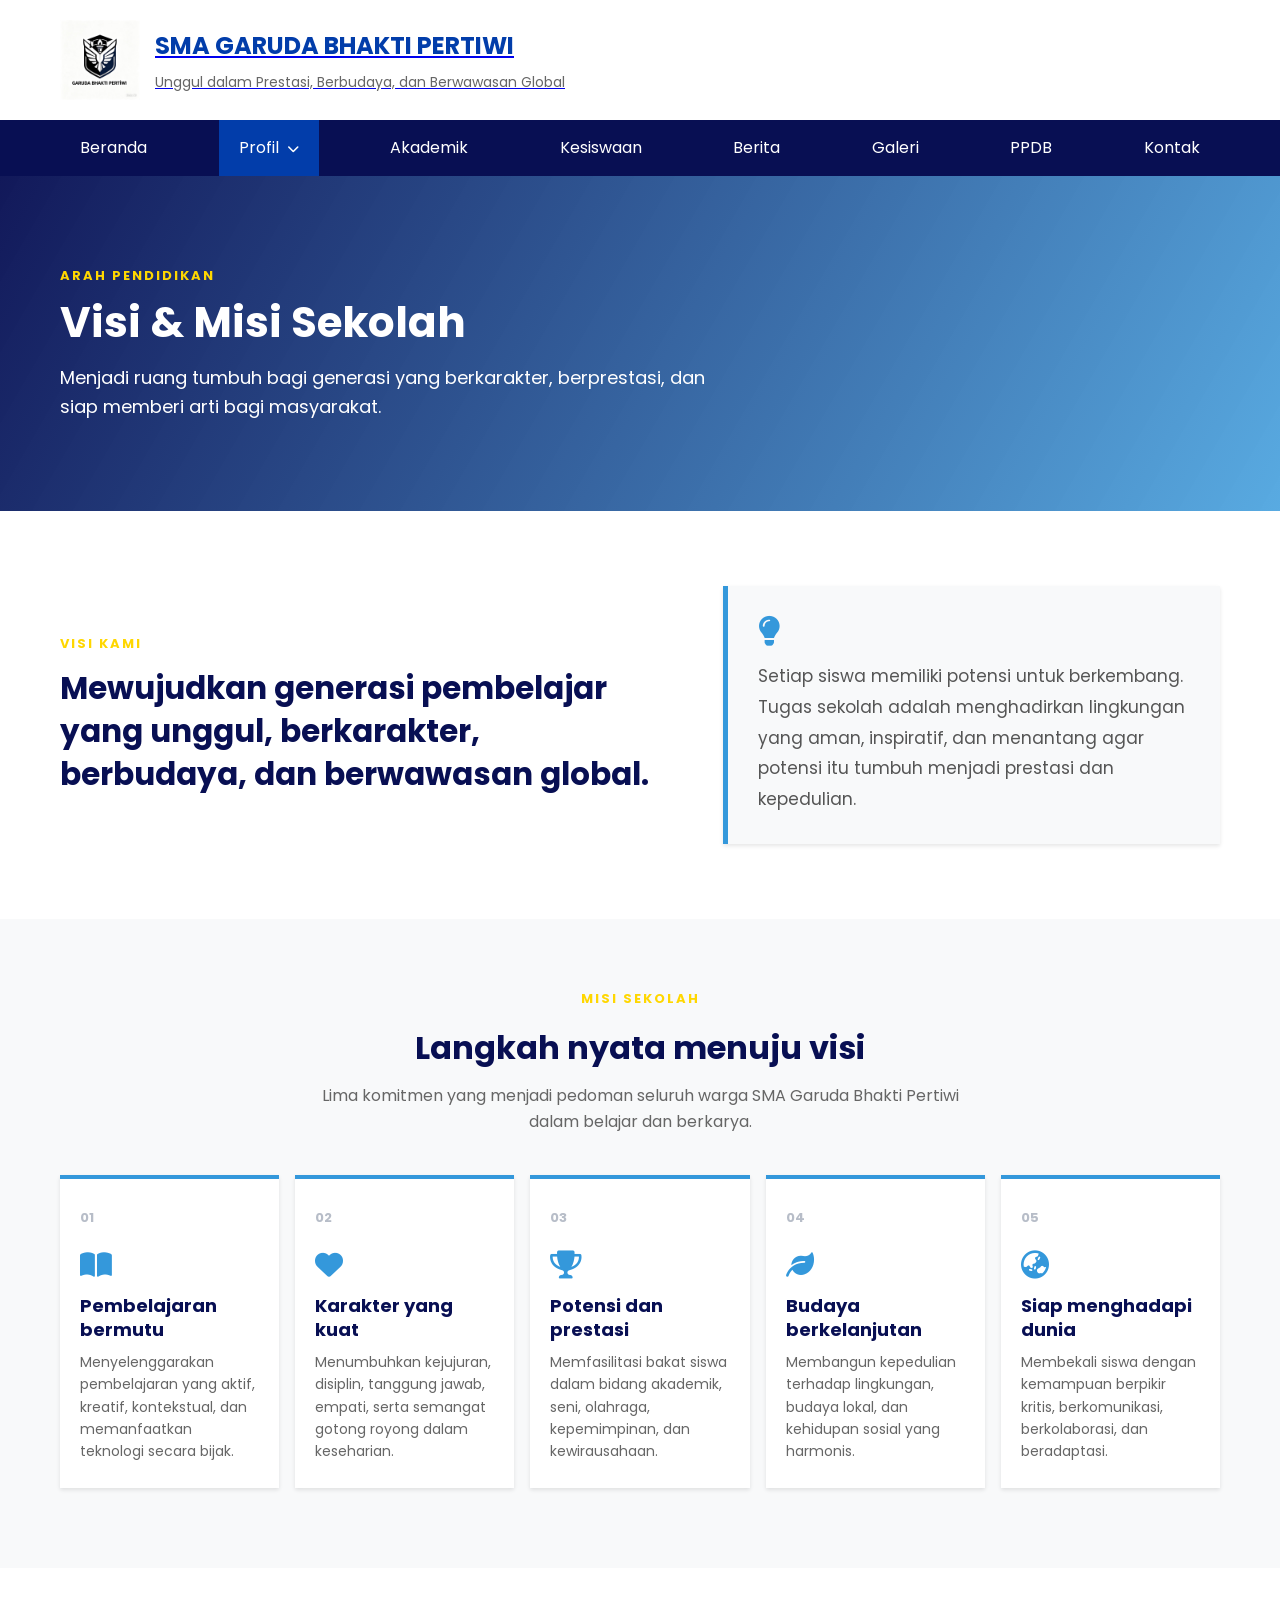
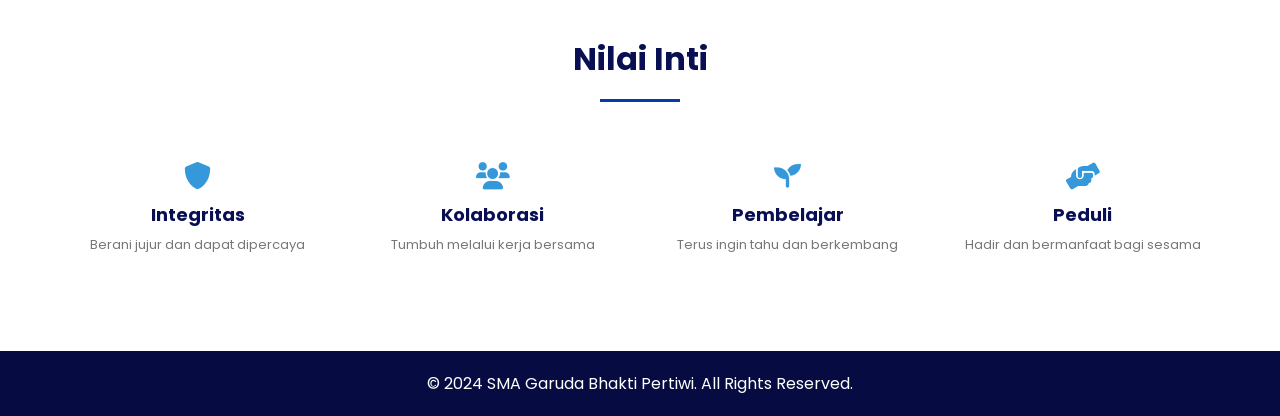
<file: visimisi.html>
<!DOCTYPE html>
<html lang="id">
<head>
	<meta charset="UTF-8">
	<meta name="viewport" content="width=device-width, initial-scale=1.0">
	<title>Visi &amp; Misi | SMA Garuda Bhakti Pertiwi</title>
	<link rel="stylesheet" href="style.css">
	<link rel="stylesheet" href="https://cdnjs.cloudflare.com/ajax/libs/font-awesome/6.0.0/css/all.min.css">
	<link href="https://fonts.googleapis.com/css2?family=Poppins:wght@300;400;500;600;700&display=swap" rel="stylesheet">
</head>
<body>
	<header class="header"><div class="container"><div class="header-content">
		<a class="logo" href="index.html"><img src="Garuda Bhakti Pertiwi.png" alt="Logo SMA Garuda Bhakti Pertiwi"><div class="logo-text"><h1>SMA GARUDA BHAKTI PERTIWI</h1><p>Unggul dalam Prestasi, Berbudaya, dan Berwawasan Global</p></div></a>
		<button class="mobile-menu-btn" id="mobileMenuBtn" aria-label="Buka menu"><i class="fas fa-bars"></i></button>
	</div></div></header>
	<nav class="navigation" id="mainNav"><div class="container"><ul class="nav-list">
		<li><a href="index.html">Beranda</a></li>
		<li class="dropdown"><a href="#" class="active">Profil <i class="fas fa-chevron-down"></i></a><div class="dropdown-content"><a href="sejarah.html">Sejarah</a><a href="visimisi.html" class="active">Visi &amp; Misi</a><a href="strukturorganisasi.html">Struktur Organisasi</a><a href="gurustafftu.html">Guru &amp; Staf</a></div></li>
		<li><a href="berita.html">Akademik</a></li><li><a href="struktur osis.html">Kesiswaan</a></li><li><a href="berita.html">Berita</a></li><li><a href="galeri.html">Galeri</a></li><li><a href="ppdb.html">PPDB</a></li><li><a href="https://wa.me/6289673968850">Kontak</a></li>
	</ul></div></nav>

	<main>
		<section class="vision-hero"><div class="container"><p class="eyebrow">Arah Pendidikan</p><h2>Visi &amp; Misi Sekolah</h2><p>Menjadi ruang tumbuh bagi generasi yang berkarakter, berprestasi, dan siap memberi arti bagi masyarakat.</p></div></section>
		<section class="vision-intro"><div class="container vision-intro-grid"><div><p class="eyebrow">Visi Kami</p><h2>Mewujudkan generasi pembelajar yang unggul, berkarakter, berbudaya, dan berwawasan global.</h2></div><div class="vision-statement"><i class="fas fa-lightbulb"></i><p>Setiap siswa memiliki potensi untuk berkembang. Tugas sekolah adalah menghadirkan lingkungan yang aman, inspiratif, dan menantang agar potensi itu tumbuh menjadi prestasi dan kepedulian.</p></div></div></section>
		<section class="mission-section"><div class="container"><div class="section-heading"><p class="eyebrow">Misi Sekolah</p><h2>Langkah nyata menuju visi</h2><p>Lima komitmen yang menjadi pedoman seluruh warga SMA Garuda Bhakti Pertiwi dalam belajar dan berkarya.</p></div><div class="mission-grid">
			<article class="mission-card"><span>01</span><i class="fas fa-book-open"></i><h3>Pembelajaran bermutu</h3><p>Menyelenggarakan pembelajaran yang aktif, kreatif, kontekstual, dan memanfaatkan teknologi secara bijak.</p></article>
			<article class="mission-card"><span>02</span><i class="fas fa-heart"></i><h3>Karakter yang kuat</h3><p>Menumbuhkan kejujuran, disiplin, tanggung jawab, empati, serta semangat gotong royong dalam keseharian.</p></article>
			<article class="mission-card"><span>03</span><i class="fas fa-trophy"></i><h3>Potensi dan prestasi</h3><p>Memfasilitasi bakat siswa dalam bidang akademik, seni, olahraga, kepemimpinan, dan kewirausahaan.</p></article>
			<article class="mission-card"><span>04</span><i class="fas fa-leaf"></i><h3>Budaya berkelanjutan</h3><p>Membangun kepedulian terhadap lingkungan, budaya lokal, dan kehidupan sosial yang harmonis.</p></article>
			<article class="mission-card"><span>05</span><i class="fas fa-globe-asia"></i><h3>Siap menghadapi dunia</h3><p>Membekali siswa dengan kemampuan berpikir kritis, berkomunikasi, berkolaborasi, dan beradaptasi.</p></article>
		</div></div></section>
		<section class="core-values"><div class="container"><h2 class="section-title">Nilai Inti</h2><div class="values-list"><div><i class="fas fa-shield-alt"></i><strong>Integritas</strong><span>Berani jujur dan dapat dipercaya</span></div><div><i class="fas fa-users"></i><strong>Kolaborasi</strong><span>Tumbuh melalui kerja bersama</span></div><div><i class="fas fa-seedling"></i><strong>Pembelajar</strong><span>Terus ingin tahu dan berkembang</span></div><div><i class="fas fa-hands-helping"></i><strong>Peduli</strong><span>Hadir dan bermanfaat bagi sesama</span></div></div></div></section>
	</main>
	<footer class="footer"><div class="footer-bottom"><div class="container"><p>&copy; 2024 SMA Garuda Bhakti Pertiwi. All Rights Reserved.</p></div></div></footer>
	<script src="script.js"></script>
</body>
</html>
</file>
<file: style.css>
:root {
    --primary-color: #023daa;
    --secondary-color: #080f53;
    --accent-color: #3498db;
    --text-color: #333;
    --light-bg: #f8f9fa;
    --white: #ffffff;
    --shadow: 0 2px 4px rgba(0,0,0,0.1);
    --shadow-lg: 0 4px 8px rgba(0,0,0,0.2);
    --border-radius: 8px;
    --transition: all 0.3s ease;
}

* {
    margin: 0;
.history-hero { padding: 90px 0; color: var(--white); background: linear-gradient(120deg, rgba(8, 15, 83, .95), rgba(52, 152, 219, .82)), url('https://images.unsplash.com/photo-1523050854058-8df90110c9f1?auto=format&fit=crop&w=1600&q=80') center/cover; }
.history-hero h2 { max-width: 720px; margin: 8px 0 15px; font-size: 42px; line-height: 1.2; }
.history-hero p:last-child { max-width: 650px; font-size: 18px; }
.eyebrow { color: var(--accent-color); font-size: 13px; font-weight: 700; letter-spacing: 1.5px; text-transform: uppercase; }
.history-hero .eyebrow { color: #ffd700; }
.history-content { padding: 70px 0; }
.history-layout { display: grid; grid-template-columns: 1.5fr .8fr; gap: 60px; align-items: start; }
.history-article h2 { color: var(--secondary-color); font-size: 30px; line-height: 1.3; margin: 8px 0 25px; }
.history-article p:not(.eyebrow) { color: #555; margin-bottom: 18px; }
.history-aside { display: grid; gap: 20px; }
.history-quote, .history-facts { padding: 28px; border-radius: var(--border-radius); box-shadow: var(--shadow); }
.history-quote { color: var(--white); background: var(--secondary-color); }
.history-quote i { color: #ffd700; font-size: 26px; }
.history-quote p { margin: 15px 0; font-size: 18px; font-weight: 500; line-height: 1.6; }
.history-quote span { color: #b9c4ff; font-size: 13px; }
.history-facts { background: var(--light-bg); }
.history-facts h3 { color: var(--secondary-color); margin-bottom: 15px; }
.history-facts ul { list-style: none; }
.history-facts li { margin: 12px 0; color: #555; }
.history-facts i { color: #28a745; margin-right: 8px; }
.history-timeline { padding: 65px 0 75px; background: var(--light-bg); }
.timeline-grid { display: grid; grid-template-columns: repeat(3, 1fr); gap: 25px; }
.timeline-item { padding: 25px; border-top: 4px solid var(--accent-color); background: var(--white); box-shadow: var(--shadow); }
.timeline-item span { color: var(--accent-color); font-size: 13px; font-weight: 700; text-transform: uppercase; }
.timeline-item h3 { color: var(--secondary-color); margin: 10px 0; font-size: 20px; }
.timeline-item p { color: #666; }
    padding: 0;
    box-sizing: border-box;
}

body {
    font-family: 'Poppins', sans-serif;
    line-height: 1.6;
    color: var(--text-color);
    background: var(--white);
}

.container {
    max-width: 1200px;
    margin: 0 auto;
    padding: 0 20px;
}

/* Top Bar */
.top-bar {
    background: var(--primary-color);
    color: var(--white);
    padding: 8px 0;
    font-size: 14px;
}

.top-bar-content {
    display: flex;
    justify-content: space-between;
    align-items: center;
}

.top-bar-content span {
    margin-right: 20px;
}

.top-bar-links a {
    color: var(--white);
    margin-left: 15px;
    transition: var(--transition);
}

.top-bar-links a:hover {
    color: #ffd700;
}

/* Header */
.header {
    background: var(--white);
    padding: 20px 0;
    box-shadow: var(--shadow);
}

.header-content {
    display: flex;
    justify-content: space-between;
    align-items: center;
}

.logo {
    display: flex;
    align-items: center;
}

.logo img {
    width: 80px;
    height: auto;
    margin-right: 15px;
}

.logo-text h1 {
    font-size: 24px;
    color: var(--primary-color);
    margin-bottom: 5px;
}

.logo-text p {
    font-size: 14px;
    color: #666;
}

.mobile-menu-btn {
    display: none;
    background: none;
    border: none;
    font-size: 24px;
    color: var(--primary-color);
    cursor: pointer;
}

/* Navigation */
.navigation {
    background: var(--secondary-color);
    position: sticky;
    top: 0;
    z-index: 1000;
}

.nav-list {
    list-style: none;
    display: flex;
    justify-content: space-between;
}

.nav-list > li {
    position: relative;
}

.nav-list > li > a {
    display: block;
    color: var(--white);
    text-decoration: none;
    padding: 15px 20px;
    transition: var(--transition);
}

.nav-list > li > a:hover,
.nav-list > li > a.active {
    background: var(--primary-color);
}

.nav-list > li > a i {
    margin-left: 5px;
    font-size: 12px;
}

.dropdown-content {
    position: absolute;
    top: 100%;
    left: 0;
    min-width: 200px;
    background: var(--white);
    box-shadow: var(--shadow-lg);
    display: none;
    list-style: none;
}

.nav-list .dropdown:hover .dropdown-content {
    display: block;
}

.dropdown-content a {
    display: block;
    color: var(--text-color);
    text-decoration: none;
    padding: 10px 20px;
    transition: var(--transition);
}

.dropdown-content a:hover {
    background: var(--light-bg);
    color: var(--primary-color);
}

/* Hero Slider */
.hero-slider {
    position: relative;
    height: 500px;
    overflow: hidden;
}

.slide {
    position: absolute;
    top: 0;
    left: 0;
    width: 100%;
    height: 100%;
    opacity: 0;
    transition: opacity 0.5s ease;
}

.slide-video {
    position: absolute;
    inset: 0;
    width: 100%;
    height: 100%;
    object-fit: cover;
}

.slide.active {
    opacity: 1;
}

.overlay {
    position: absolute;
    top: 0;
    left: 0;
    width: 100%;
    height: 100%;
    background: rgba(0, 0, 0, 0.5);
}

.slide-content {
    position: relative;
    z-index: 1;
    display: flex;
    flex-direction: column;
    justify-content: center;
    height: 100%;
    color: var(--white);
    text-align: center;
}

.slide-content h2 {
    font-size: 36px;
    margin-bottom: 20px;
    animation: fadeInUp 0.5s ease;
}

.slide-content p {
    font-size: 18px;
    margin-bottom: 30px;
    animation: fadeInUp 0.5s ease 0.2s;
}

.btn-primary {
    display: inline-block;
    background: var(--accent-color);
    color: var(--white);
    padding: 12px 30px;
    text-decoration: none;
    border-radius: 25px;
    transition: var(--transition);
    animation: fadeInUp 0.5s ease 0.4s;
}

.btn-primary:hover {
    background: #2980b9;
    transform: translateY(-2px);
}

.slider-btn {
    position: absolute;
    top: 50%;
    transform: translateY(-50%);
    background: rgba(255, 255, 255, 0.7);
    border: none;
    width: 50px;
    height: 50px;
    border-radius: 50%;
    cursor: pointer;
    font-size: 20px;
    z-index: 2;
    transition: var(--transition);
}

.slider-btn:hover {
    background: var(--white);
}

.prev-btn {
    left: 20px;
}

.next-btn {
    right: 20px;
}

/* Quick Info Cards */
.quick-info {
    padding: 50px 0;
    background: var(--light-bg);
}

.quick-info-grid {
    display: grid;
    grid-template-columns: repeat(4, 1fr);
    gap: 20px;
}

.info-card {
    background: var(--white);
    padding: 30px;
    text-align: center;
    border-radius: var(--border-radius);
    box-shadow: var(--shadow);
    transition: var(--transition);
}

.info-card:hover {
    transform: translateY(-5px);
    box-shadow: var(--shadow-lg);
}

.info-card i {
    font-size: 40px;
    color: var(--primary-color);
    margin-bottom: 15px;
}

.info-card h3 {
    font-size: 32px;
    color: var(--secondary-color);
    margin-bottom: 10px;
}

.info-card p {
    color: #666;
}

/* Latest News */
.latest-news {
    padding: 60px 0;
}

.section-title {
    font-size: 32px;
    color: var(--secondary-color);
    text-align: center;
    margin-bottom: 40px;
    position: relative;
}

.section-title::after {
    content: '';
    display: block;
    width: 80px;
    height: 3px;
    background: var(--primary-color);
    margin: 15px auto 0;
}

.news-grid {
    display: grid;
    grid-template-columns: repeat(3, 1fr);
    gap: 30px;
}

.news-card {
    background: var(--white);
    border-radius: var(--border-radius);
    overflow: hidden;
    box-shadow: var(--shadow);
    transition: var(--transition);
}

.news-card:hover {
    transform: translateY(-5px);
    box-shadow: var(--shadow-lg);
}

.news-card img {
    width: 100%;
    height: 200px;
    object-fit: cover;
}

.news-content {
    padding: 20px;
}

.news-date {
    display: block;
    color: #666;
    font-size: 14px;
    margin-bottom: 10px;
}

.news-content h3 {
    font-size: 18px;
    color: var(--secondary-color);
    margin-bottom: 10px;
    line-height: 1.4;
}

.news-content p {
    color: #666;
    margin-bottom: 15px;
    line-height: 1.6;
}

.read-more {
    color: var(--primary-color);
    text-decoration: none;
    font-weight: 600;
    transition: var(--transition);
}

.read-more:hover {
    color: var(--accent-color);
}

/* Announcement & Agenda */
.announcement-agenda {
    padding: 60px 0;
    background: var(--light-bg);
}

.announcement-agenda-grid {
    display: grid;
    grid-template-columns: 1fr 1fr;
    gap: 30px;
}

.announcement-box,
.agenda-box {
    background: var(--white);
    padding: 30px;
    border-radius: var(--border-radius);
    box-shadow: var(--shadow);
}

.announcement-box h2,
.agenda-box h2 {
    color: var(--secondary-color);
    margin-bottom: 20px;
    font-size: 24px;
}

.announcement-item {
    padding: 15px 0;
    border-bottom: 1px solid #eee;
}

.announcement-item:last-child {
    border-bottom: none;
}

.badge {
    display: inline-block;
    padding: 3px 10px;
    border-radius: 20px;
    font-size: 12px;
    margin-right: 10px;
    background: #28a745;
    color: var(--white);
}

.badge.bad {
    background: #dc3545;
}

.badge.info {
    background: #007bff;
}

.announcement-item p {
    display: inline-block;
    font-weight: 500;
    margin-bottom: 5px;
}

.announcement-item small {
    display: block;
    color: #999;
}

.agenda-item {
    display: flex;
    align-items: center;
    margin-bottom: 20px;
    padding: 10px;
    border-radius: var(--border-radius);
    transition: var(--transition);
}

.agenda-item:hover {
    background: var(--light-bg);
}

.agenda-date {
    background: var(--primary-color);
    color: var(--white);
    padding: 10px;
    border-radius: var(--border-radius);
    text-align: center;
    font-weight: 600;
    min-width: 60px;
    margin-right: 15px;
}

.agenda-info h4 {
    color: var(--secondary-color);
    margin-bottom: 5px;
}

.agenda-info p {
    color: #666;
    font-size: 14px;
}

/* Footer */
.footer {
    background: var(--secondary-color);
    color: var(--white);
}

/* School Location */
.school-location {
    padding: 65px 0 70px;
    background: var(--white);
}

.location-heading {
    display: flex;
    align-items: end;
    justify-content: space-between;
    gap: 25px;
    margin-bottom: 25px;
}

.location-heading h2 {
    color: var(--secondary-color);
    font-size: 32px;
    margin-top: 8px;
}

.location-link {
    display: inline-flex;
    align-items: center;
    gap: 8px;
    padding: 11px 18px;
    color: var(--white);
    background: var(--accent-color);
    border-radius: var(--border-radius);
    text-decoration: none;
    font-weight: 600;
    transition: var(--transition);
}

.location-link:hover {
    background: var(--secondary-color);
    transform: translateY(-2px);
}

.map-frame {
    height: 390px;
    overflow: hidden;
    border-radius: var(--border-radius);
    box-shadow: var(--shadow-lg);
}

.map-frame iframe {
    width: 100%;
    height: 100%;
    border: 0;
}

.location-address {
    margin-top: 15px;
    color: #666;
}

.location-address i {
    margin-right: 7px;
    color: var(--accent-color);
}

/* Website Rating */
.website-rating {
    padding: 60px 0;
    background: var(--light-bg);
}

.rating-box {
    display: grid;
    grid-template-columns: 1.4fr 1fr;
    gap: 40px;
    align-items: center;
    padding: 35px 40px;
    background: var(--white);
    border-left: 5px solid #ffd700;
    border-radius: var(--border-radius);
    box-shadow: var(--shadow);
}

.rating-copy h2 {
    max-width: 570px;
    margin: 8px 0 10px;
    color: var(--secondary-color);
    font-size: 27px;
    line-height: 1.3;
}

.rating-copy > p:last-child {
    color: #666;
}

.rating-form {
    text-align: center;
}

.rating-stars {
    display: flex;
    justify-content: center;
    flex-direction: row-reverse;
    gap: 5px;
    margin-bottom: 18px;
}

.rating-stars input {
    position: absolute;
    opacity: 0;
    pointer-events: none;
}

.rating-stars label {
    color: #d7dce3;
    cursor: pointer;
    font-size: 32px;
    transition: var(--transition);
}

.rating-stars label:hover,
.rating-stars label:hover ~ label,
.rating-stars input:checked ~ label {
    color: #f5b301;
}

.rating-stars input:focus-visible + label {
    outline: 3px solid rgba(52, 152, 219, .45);
    outline-offset: 4px;
    border-radius: 3px;
}

.rating-submit {
    padding: 11px 22px;
    color: var(--white);
    background: var(--primary-color);
    border: 0;
    border-radius: var(--border-radius);
    cursor: pointer;
    font: inherit;
    font-weight: 600;
    transition: var(--transition);
}

.rating-submit:hover {
    background: var(--secondary-color);
    transform: translateY(-2px);
}

.rating-actions {
    display: flex;
    justify-content: center;
    gap: 10px;
}

.rating-cancel {
    padding: 11px 22px;
    color: #666;
    background: #eef1f5;
    border: 0;
    border-radius: var(--border-radius);
    cursor: pointer;
    font: inherit;
    font-weight: 600;
    transition: var(--transition);
}

.rating-cancel:hover {
    color: var(--text-color);
    background: #dce1e8;
}

.rating-message {
    min-height: 24px;
    margin-top: 12px;
    color: #218838;
    font-size: 14px;
}

.sr-only {
    position: absolute;
    width: 1px;
    height: 1px;
    padding: 0;
    margin: -1px;
    overflow: hidden;
    clip: rect(0, 0, 0, 0);
    white-space: nowrap;
    border: 0;
}

.footer-top {
    padding: 40px 0;
}

.footer-grid {
    display: grid;
    grid-template-columns: 2fr 1fr 1fr 1fr;
    gap: 30px;
}

.footer-about h3,
.footer-links h3,
.footer-contact h3,
.footer-newsletter h3 {
    margin-bottom: 20px;
    font-size: 18px;
}

.footer-about p {
    line-height: 1.6;
    margin-bottom: 15px;
}

.social-links a {
    display: inline-block;
    width: 35px;
    height: 35px;
    line-height: 35px;
    text-align: center;
    background: rgba(255, 255, 255, 0.1);
    border-radius: 50%;
    color: var(--white);
    margin-right: 10px;
    transition: var(--transition);
}

.social-links a:hover {
    background: var(--primary-color);
}

.footer-links ul {
    list-style: none;
}

.footer-links ul li {
    margin-bottom: 10px;
}

.footer-links ul li a {
    color: var(--white);
    text-decoration: none;
    transition: var(--transition);
}

.footer-links ul li a:hover {
    color: var(--accent-color);
    padding-left: 5px;
}

.footer-contact p {
    margin-bottom: 15px;
}

.footer-contact i {
    margin-right: 10px;
}

.footer-newsletter form {
    display: flex;
    flex-direction: column;
}

.footer-newsletter input {
    padding: 10px;
    border: none;
    border-radius: var(--border-radius);
    margin-bottom: 10px;
}

.footer-newsletter button {
    padding: 10px;
    background: var(--primary-color);
    color: var(--white);
    border: none;
    border-radius: var(--border-radius);
    cursor: pointer;
    transition: var(--transition);
}

.footer-newsletter button:hover {
    background: var(--accent-color);
}

.footer-bottom {
    background: rgba(0, 0, 0, 0.2);
    padding: 20px 0;
    text-align: center;
}

/* Animations */
@keyframes fadeInUp {
    from {
        opacity: 0;
        transform: translateY(20px);
    }
    to {
        opacity: 1;
        transform: translateY(0);
    }
}

/* Responsive Design */
@media (max-width: 1024px) {
    .quick-info-grid {
        grid-template-columns: repeat(2, 1fr);
    }
    
    .news-grid {
        grid-template-columns: repeat(2, 1fr);
    }
    
    .footer-grid {
        grid-template-columns: 1fr 1fr;
    }
}

@media (max-width: 768px) {
    .top-bar-content {
        flex-direction: column;
        text-align: center;
    }
    
    .top-bar-content span {
        margin: 5px 0;
    }
    
    .top-bar-links {
        margin-top: 10px;
    }
    
    .logo-text h1 {
        font-size: 18px;
    }
    
    .logo-text p {
        font-size: 12px;
    }
    
    .mobile-menu-btn {
        display: block;
    }
    
    .nav-list {
        flex-direction: column;
        display: none;
    }
    
    .nav-list.active {
        display: flex;
    }
    
    .nav-list > li > a {
        padding: 12px 15px;
    }
    
    .dropdown-content {
        position: static;
        display: none;
        background: var(--light-bg);
    }
    
    .nav-list .dropdown.active .dropdown-content {
        display: block;
    }
    
    .hero-slider {
        height: 400px;
    }
    
    .slide-content h2 {
        font-size: 24px;
    }
    
    .slide-content p {
        font-size: 14px;
    }
    
    .quick-info-grid {
        grid-template-columns: repeat(2, 1fr);
        gap: 15px;
    }
    
    .news-grid {
        grid-template-columns: 1fr;
    }
    
    .announcement-agenda-grid {
        grid-template-columns: 1fr;
    }
    
    .footer-grid {
        grid-template-columns: 1fr;
    }

    .rating-box {
        grid-template-columns: 1fr;
        gap: 25px;
        padding: 28px 22px;
        text-align: center;
    }

    .rating-copy h2 {
        font-size: 23px;
    }
    
    .history-hero { padding: 65px 0; }
    .history-hero h2 { font-size: 30px; }
    .history-hero p:last-child { font-size: 15px; }
    .history-layout { grid-template-columns: 1fr; gap: 35px; }
    .history-article h2 { font-size: 25px; }
    .timeline-grid { grid-template-columns: 1fr; }
    .slider-btn {
        width: 35px;
        height: 35px;
        font-size: 14px;
    }
    
    .prev-btn {
        left: 10px;
    }
    
    .next-btn {
        right: 10px;
    }
}

.calendar-hero {
    background: linear-gradient(120deg, rgba(2, 61, 170, .92), rgba(8, 15, 83, .9)), url('https://images.unsplash.com/photo-1522202176988-66273c2fd55f?auto=format&fit=crop&w=1600&q=80') center/cover;
    padding: 110px 0 80px;
    color: var(--white);
}

.calendar-hero-content {
    max-width: 760px;
}

.eyebrow {
    color: #ffd700;
    text-transform: uppercase;
    letter-spacing: 2px;
    font-weight: 700;
    font-size: 13px;
    margin-bottom: 12px;
}

.calendar-hero h2 {
    font-size: 42px;
    line-height: 1.2;
    margin-bottom: 18px;
}

.calendar-hero p:last-child {
    font-size: 18px;
    color: rgba(255,255,255,0.85);
}

.calendar-section {
    padding: 70px 0;
    background: #f5f7fb;
}

.calendar-summary {
    display: grid;
    grid-template-columns: repeat(3, 1fr);
    gap: 24px;
    margin-bottom: 40px;
}

.summary-card {
    background: var(--white);
    padding: 28px 22px;
    border-radius: var(--border-radius);
    box-shadow: var(--shadow);
    text-align: center;
}

.summary-card i {
    font-size: 32px;
    color: var(--primary-color);
    margin-bottom: 12px;
}

.summary-card h3 {
    color: var(--secondary-color);
    margin-bottom: 8px;
}

.summary-card p {
    color: #666;
    font-size: 14px;
}

.calendar-grid {
    display: grid;
    grid-template-columns: repeat(3, minmax(0, 1fr));
    gap: 22px;
}

.month-card {
    background: var(--white);
    border-radius: var(--border-radius);
    overflow: hidden;
    box-shadow: var(--shadow);
    border-top: 5px solid var(--accent-color);
}

.month-header {
    background: linear-gradient(135deg, var(--primary-color), var(--secondary-color));
    color: var(--white);
    padding: 16px 20px;
    font-weight: 700;
    font-size: 20px;
    text-align: center;
}

.month-range {
    background: #edf4ff;
    color: var(--primary-color);
    font-size: 12px;
    font-weight: 700;
    letter-spacing: 0.5px;
    text-align: center;
    padding: 10px 12px 0;
}

.month-card ul {
    list-style: none;
    padding: 18px 20px 20px;
}

.event-list {
    display: grid;
    gap: 12px;
}

.event-list li {
    display: flex;
    align-items: flex-start;
    gap: 10px;
    margin-bottom: 0;
    color: #444;
    line-height: 1.6;
}

.event-date {
    display: inline-block;
    min-width: 72px;
    background: #eef5ff;
    color: var(--primary-color);
    border: 1px solid rgba(2, 61, 170, 0.15);
    border-radius: 999px;
    padding: 5px 8px;
    font-size: 12px;
    font-weight: 700;
    text-align: center;
    flex-shrink: 0;
}

@media (max-width: 768px) {
    .calendar-hero {
        padding: 80px 0 60px;
    }

    .calendar-hero h2 {
        font-size: 30px;
    }

    .calendar-hero p:last-child {
        font-size: 16px;
    }

    .calendar-summary,
    .calendar-grid {
        grid-template-columns: 1fr;
    }
}

@media (max-width: 480px) {
    .logo {
        flex-direction: column;
        text-align: center;
    }
    
    .logo img {
        width: 60px;
        margin-bottom: 10px;
    }
    
    .logo-text h1 {
        font-size: 16px;
    }
    
    .quick-info-grid {
        grid-template-columns: 1fr;
    }
    
    .info-card {
        padding: 20px;
    }
    
    .info-card h3 {
        font-size: 24px;
    }
    
    .section-title {
        font-size: 24px;
    }

    .calendar-hero h2 {
        font-size: 26px;
    }
}

/* Back to Top Button */
#backToTop {
    position: fixed;
    bottom: 30px;
    right: 30px;
    width: 50px;
    height: 50px;
    background: var(--primary-color);
    color: var(--white);
    border: none;
    border-radius: 50%;
    cursor: pointer;
    font-size: 20px;
    display: none;
    z-index: 1000;
    transition: var(--transition);
    box-shadow: var(--shadow-lg);
}

#backToTop:hover {
    background: var(--accent-color);
    transform: translateY(-5px);
}

#backToTop i {
    animation: bounce 2s infinite;
}

@keyframes bounce {
    0%, 20%, 50%, 80%, 100% {
        transform: translateY(0);
    }
    40% {
        transform: translateY(-10px);
    }
    60% {
        transform: translateY(-5px);
    }
}

/* Lightbox */
.lightbox {
    position: fixed;
    top: 0;
    left: 0;
    width: 100%;
    height: 100%;
    background: rgba(0, 0, 0, 0.9);
    display: flex;
    align-items: center;
    justify-content: center;
    z-index: 2000;
    animation: fadeIn 0.3s ease;
}

.lightbox-content {
    position: relative;
    max-width: 90%;
    max-height: 90%;
}

.lightbox-content img {
    max-width: 100%;
    max-height: 90vh;
    border-radius: var(--border-radius);
}

.close-lightbox {
    position: absolute;
    top: -40px;
    right: 0;
    background: none;
    border: none;
    color: var(--white);
    font-size: 40px;
    cursor: pointer;
    transition: var(--transition);
}

.close-lightbox:hover {
    color: #ff4444;
}

@keyframes fadeIn {
    from {
        opacity: 0;
    }
    to {
        opacity: 1;
    }
}

/* Staff Page */
.staff-hero { padding: 90px 0; color: var(--white); background: linear-gradient(120deg, rgba(8, 15, 83, .96), rgba(52, 152, 219, .82)), url('https://images.unsplash.com/photo-1524178232363-1fb2b075b655?auto=format&fit=crop&w=1600&q=80') center/cover; }
.staff-hero h2 { max-width: 720px; margin: 8px 0 15px; font-size: 42px; line-height: 1.2; }
.staff-hero p:last-child { max-width: 680px; font-size: 18px; }
.staff-hero .eyebrow { color: #ffd700; }
.staff-content { padding: 75px 0 85px; }
.staff-content .section-heading, .administration-section .section-heading { max-width: 700px; margin: 0 auto 42px; text-align: center; }
.staff-grid { display: grid; grid-template-columns: repeat(3, 1fr); gap: 20px; }
.leader-section { padding-bottom: 20px; }
.leader-showcase { display: flex; justify-content: center; }
.leader-card { display: flex; flex-direction: column; align-items: center; justify-content: center; text-align: center; width: min(100%, 420px); padding: 30px 28px; background: var(--white); border: 1px solid #e5e8ed; border-left: 4px solid var(--accent-color); box-shadow: var(--shadow-lg); transition: var(--transition); }
.leader-card:hover { transform: translateY(-4px); box-shadow: var(--shadow-lg); }
.leader-avatar { display: block; width: 180px; height: 180px; margin-bottom: 18px; border: 4px solid #e2e8f0; border-radius: 50%; object-fit: cover; object-position: center top; background: var(--light-bg); }
.staff-card { display: flex; align-items: center; gap: 18px; padding: 22px; background: var(--white); border: 1px solid #e5e8ed; border-left: 4px solid var(--accent-color); box-shadow: var(--shadow); transition: var(--transition); }
.staff-card--centered { grid-column: 2; justify-self: center; width: min(100%, 360px); }
.staff-card:hover { transform: translateY(-4px); box-shadow: var(--shadow-lg); }
.staff-avatar { display: block; flex: 0 0 78px; width: 78px; height: 78px; border: 3px solid #e2e8f0; border-radius: 50%; object-fit: cover; background: var(--light-bg); }
.staff-info span, .administration-card span { color: var(--accent-color); font-size: 11px; font-weight: 700; letter-spacing: .5px; text-transform: uppercase; }
.staff-info h3 { color: var(--secondary-color); font-size: 17px; line-height: 1.35; margin: 5px 0 8px; }
.staff-info p { color: #666; font-size: 13px; }
.staff-info p i { width: 16px; margin-right: 4px; color: var(--accent-color); }
.administration-section { padding: 70px 0 80px; background: var(--light-bg); }
.administration-grid { display: grid; grid-template-columns: repeat(2, 1fr); gap: 20px; }
.administration-card { display: flex; align-items: flex-start; gap: 20px; padding: 25px; background: var(--white); box-shadow: var(--shadow); }
.administration-card > i { flex: 0 0 45px; color: var(--accent-color); font-size: 29px; text-align: center; }
.administration-card h3 { color: var(--secondary-color); margin: 6px 0 8px; }
.administration-card p { color: #666; font-size: 14px; }
.staff-service { padding: 55px 0; color: var(--white); background: var(--secondary-color); }
.staff-service .container { display: grid; grid-template-columns: 1fr 1fr; gap: 55px; align-items: center; }
.staff-service h2 { max-width: 480px; margin-top: 8px; font-size: 29px; line-height: 1.35; }
.staff-service .eyebrow { color: #ffd700; }
.staff-service .container > p { color: #dce2ff; line-height: 1.8; }

@media (max-width: 1024px) {
    .staff-grid { grid-template-columns: repeat(2, 1fr); }
    .staff-card--centered { grid-column: auto; justify-self: stretch; width: 100%; }
}

@media (max-width: 768px) {
    .staff-hero { padding: 65px 0; }
    .staff-hero h2 { font-size: 30px; }
    .staff-hero p:last-child { font-size: 15px; }
    .staff-content { padding: 55px 0 65px; }
    .staff-grid, .administration-grid { grid-template-columns: 1fr; }
    .staff-service .container { grid-template-columns: 1fr; gap: 20px; }
}

@media (max-width: 480px) {
    .staff-card { align-items: flex-start; flex-direction: column; }
}

@media (max-width: 768px) {
    .location-heading {
        align-items: flex-start;
        flex-direction: column;
    }

    .location-heading h2 {
        font-size: 27px;
    }

    .map-frame {
        height: 300px;
    }
}

/* Organization Page */
.organization-hero { padding: 90px 0; color: var(--white); background: linear-gradient(120deg, rgba(8, 15, 83, .96), rgba(52, 152, 219, .82)), url('https://images.unsplash.com/photo-1562774053-701939374585?auto=format&fit=crop&w=1600&q=80') center/cover; }
.organization-hero h2 { max-width: 720px; margin: 8px 0 15px; font-size: 42px; line-height: 1.2; }
.organization-hero p:last-child { max-width: 650px; font-size: 18px; }
.organization-hero .eyebrow { color: #ffd700; }
.organization-content { padding: 75px 0 85px; }
.organization-content .section-heading { margin-bottom: 45px; }
.organization-tree { max-width: 1120px; margin: auto; }
.org-level { display: flex; justify-content: center; }
.org-card { position: relative; display: flex; align-items: center; gap: 18px; padding: 24px; background: var(--white); border-top: 4px solid var(--accent-color); box-shadow: var(--shadow); transition: var(--transition); }
.org-card:hover { transform: translateY(-4px); box-shadow: var(--shadow-lg); }
.org-card span { display: block; color: var(--accent-color); font-size: 12px; font-weight: 700; letter-spacing: .5px; text-transform: uppercase; }
.org-card h3 { color: var(--secondary-color); font-size: 18px; line-height: 1.35; margin: 6px 0 8px; }
.org-card p { color: #666; font-size: 13px; line-height: 1.6; }
.org-photo { flex: 0 0 78px; width: 78px; height: 78px; border: 3px solid #e2e8f0; border-radius: 50%; overflow: hidden; background: var(--light-bg); box-shadow: var(--shadow-sm); }
.org-photo img { display: block; width: 100%; height: 100%; object-fit: cover; object-position: center top; }
.org-leader .org-card { display: flex; align-items: center; gap: 20px; width: min(100%, 620px); border-top-color: #f0b400; }
.org-leader .org-card h3 { font-size: 23px; }
.org-photo { flex: 0 0 78px; width: 78px; height: 78px; border: 3px solid #e2e8f0; border-radius: 50%; overflow: hidden; background: var(--light-bg); box-shadow: var(--shadow-sm); }
.org-leader .org-photo { width: 110px; height: 110px; flex-basis: 110px; border-width: 4px; }
.org-icon { display: flex; flex: 0 0 52px; align-items: center; justify-content: center; width: 52px; height: 52px; color: var(--white); background: var(--secondary-color); border-radius: 50%; font-size: 21px; }
.org-leader .org-icon { width: 66px; height: 66px; flex-basis: 66px; background: #f0b400; font-size: 26px; }
.org-connector { width: 2px; height: 35px; margin: 0 auto; background: #cbd3dd; }
.org-deputies { display: grid; grid-template-columns: repeat(3, 1fr); gap: 20px; }
.org-deputies .org-card { min-height: 210px; }
.org-departments { display: grid; grid-template-columns: repeat(4, 1fr); gap: 18px; margin-top: 40px; padding-top: 40px; border-top: 2px dashed #d8dee7; }
.org-departments .org-card { min-height: 240px; border-top-color: #6c8cd5; }
.org-departments .org-icon { margin-bottom: 18px; }
.organization-principles { padding: 65px 0 75px; background: var(--light-bg); }
.principles-grid { display: grid; grid-template-columns: repeat(3, 1fr); gap: 25px; }
.principles-grid > div { padding: 25px; text-align: center; background: var(--white); box-shadow: var(--shadow); }
.principles-grid i { margin-bottom: 13px; color: var(--accent-color); font-size: 28px; }
.principles-grid h3 { color: var(--secondary-color); margin-bottom: 8px; }
.principles-grid p { color: #666; font-size: 14px; }

@media (max-width: 1024px) {
    .org-departments { grid-template-columns: repeat(2, 1fr); }
}

@media (max-width: 768px) {
    .organization-hero { padding: 65px 0; }
    .organization-hero h2 { font-size: 30px; }
    .organization-hero p:last-child { font-size: 15px; }
    .organization-content { padding: 55px 0 65px; }
    .org-deputies, .principles-grid { grid-template-columns: 1fr; }
    .org-departments { grid-template-columns: repeat(2, 1fr); }
}

@media (max-width: 480px) {
    .org-departments { grid-template-columns: 1fr; }
    .org-leader .org-card { align-items: flex-start; flex-direction: column; gap: 12px; }
    .org-leader .org-card h3 { font-size: 20px; }
}

/* Vision and Mission Page */
.vision-hero { padding: 90px 0; color: var(--white); background: linear-gradient(120deg, rgba(8, 15, 83, .96), rgba(52, 152, 219, .82)), url('https://images.unsplash.com/photo-1523240795612-9a054b0db644?auto=format&fit=crop&w=1600&q=80') center/cover; }
.vision-hero h2 { max-width: 700px; margin: 8px 0 15px; font-size: 42px; line-height: 1.2; }
.vision-hero p:last-child { max-width: 650px; font-size: 18px; }
.vision-hero .eyebrow { color: #ffd700; }
.vision-intro { padding: 75px 0; }
.vision-intro-grid { display: grid; grid-template-columns: 1.1fr .9fr; gap: 55px; align-items: center; }
.vision-intro h2 { margin-top: 10px; color: var(--secondary-color); font-size: 31px; line-height: 1.4; }
.vision-statement { padding: 30px; border-left: 5px solid var(--accent-color); background: var(--light-bg); box-shadow: var(--shadow); }
.vision-statement i { color: var(--accent-color); font-size: 30px; margin-bottom: 15px; }
.vision-statement p { color: #555; font-size: 17px; line-height: 1.8; }
.mission-section { padding: 70px 0 80px; background: var(--light-bg); }
.section-heading { max-width: 650px; margin: 0 auto 40px; text-align: center; }
.section-heading h2 { color: var(--secondary-color); font-size: 32px; margin: 8px 0 10px; }
.section-heading > p:last-child { color: #666; }
.mission-grid { display: grid; grid-template-columns: repeat(5, 1fr); gap: 16px; }
.mission-card { position: relative; min-height: 275px; padding: 25px 20px; background: var(--white); border-top: 4px solid var(--accent-color); box-shadow: var(--shadow); transition: var(--transition); }
.mission-card:hover { transform: translateY(-5px); box-shadow: var(--shadow-lg); }
.mission-card > span { color: #b7bdc8; font-size: 13px; font-weight: 700; }
.mission-card i { display: block; margin: 22px 0 15px; color: var(--accent-color); font-size: 28px; }
.mission-card h3 { color: var(--secondary-color); font-size: 18px; line-height: 1.3; margin-bottom: 10px; }
.mission-card p { color: #666; font-size: 14px; line-height: 1.6; }
.core-values { padding: 65px 0 75px; }
.values-list { display: grid; grid-template-columns: repeat(4, 1fr); gap: 20px; }
.values-list > div { display: flex; flex-direction: column; align-items: center; padding: 20px 12px; text-align: center; }
.values-list i { margin-bottom: 12px; color: var(--accent-color); font-size: 27px; }
.values-list strong { color: var(--secondary-color); font-size: 18px; }
.values-list span { margin-top: 5px; color: #777; font-size: 13px; }

@media (max-width: 1024px) {
    .mission-grid { grid-template-columns: repeat(3, 1fr); }
}

@media (max-width: 768px) {
    .vision-hero { padding: 65px 0; }
    .vision-hero h2 { font-size: 30px; }
    .vision-hero p:last-child { font-size: 15px; }
    .vision-intro { padding: 55px 0; }
    .vision-intro-grid { grid-template-columns: 1fr; gap: 30px; }
    .vision-intro h2 { font-size: 25px; }
    .mission-grid { grid-template-columns: repeat(2, 1fr); }
    .values-list { grid-template-columns: repeat(2, 1fr); }
}

@media (max-width: 480px) {
    .mission-grid, .values-list { grid-template-columns: 1fr; }
    .mission-card { min-height: auto; }
}
</file>
